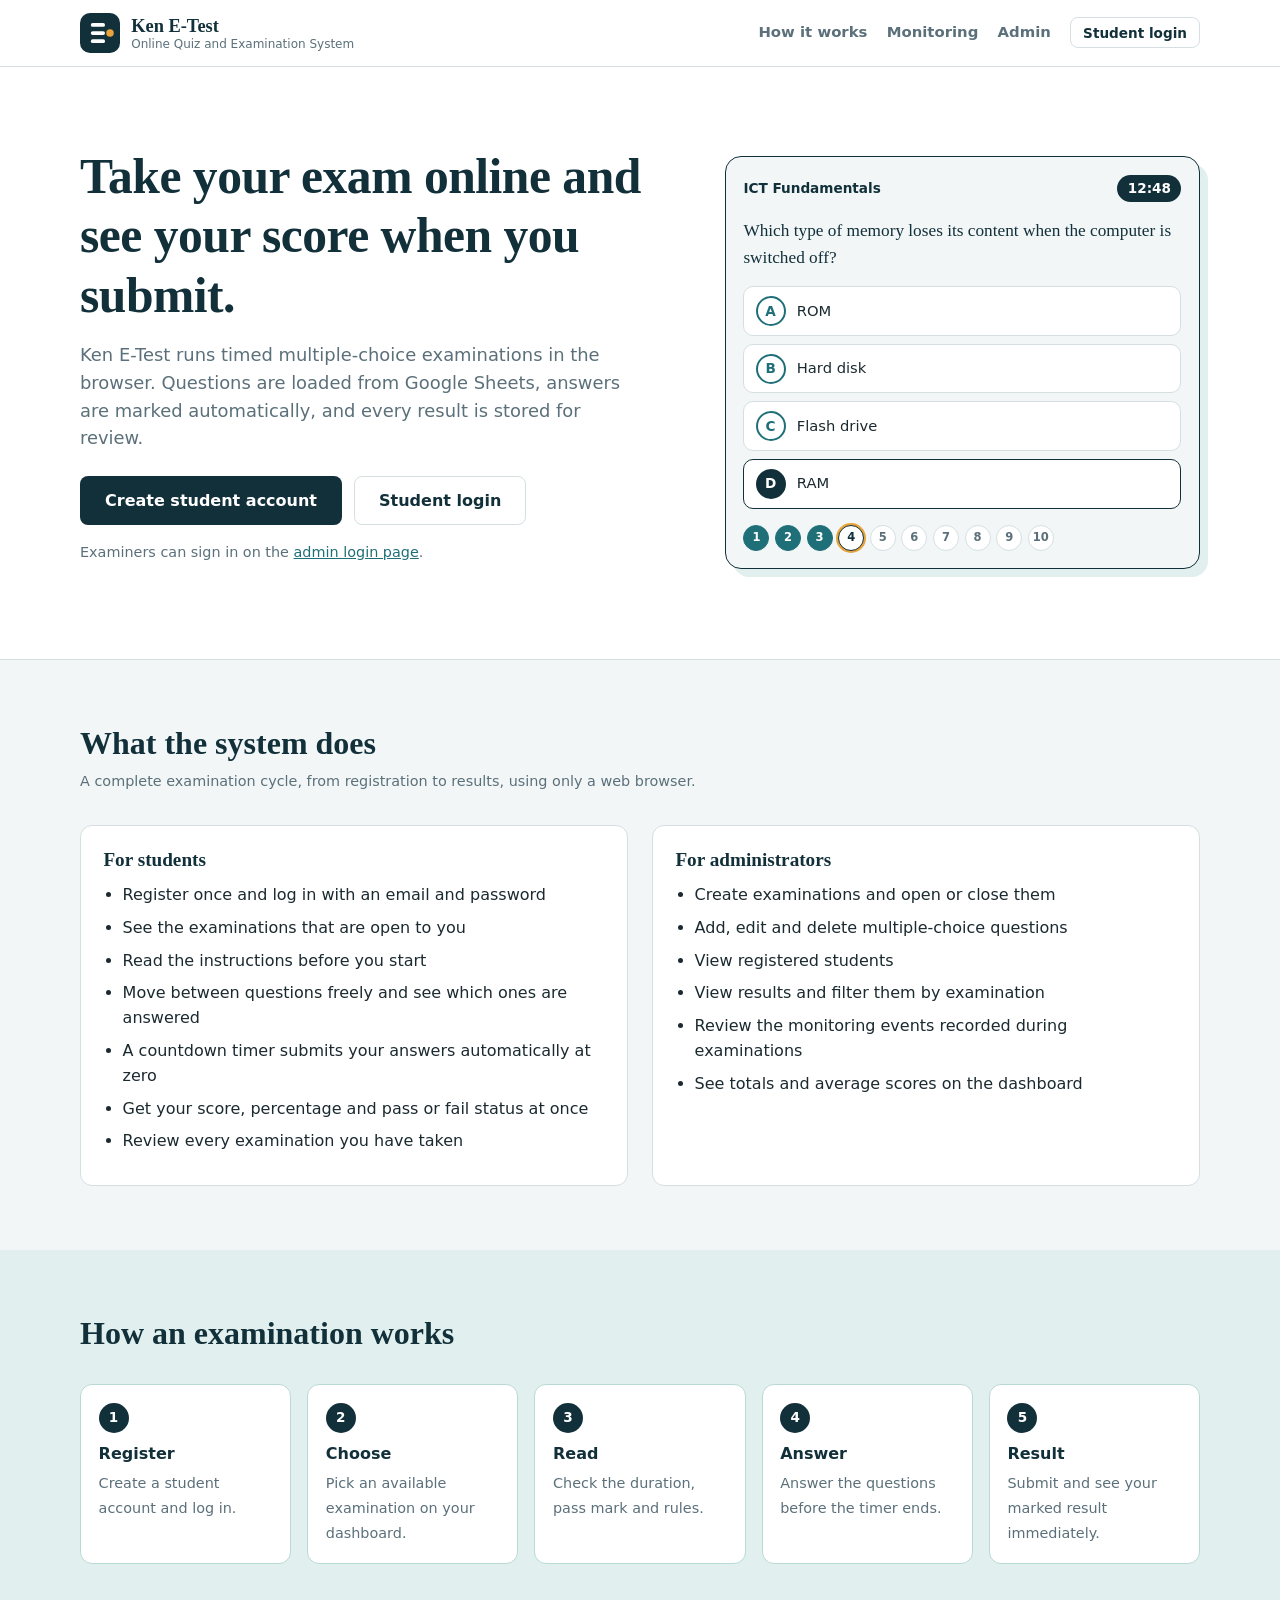
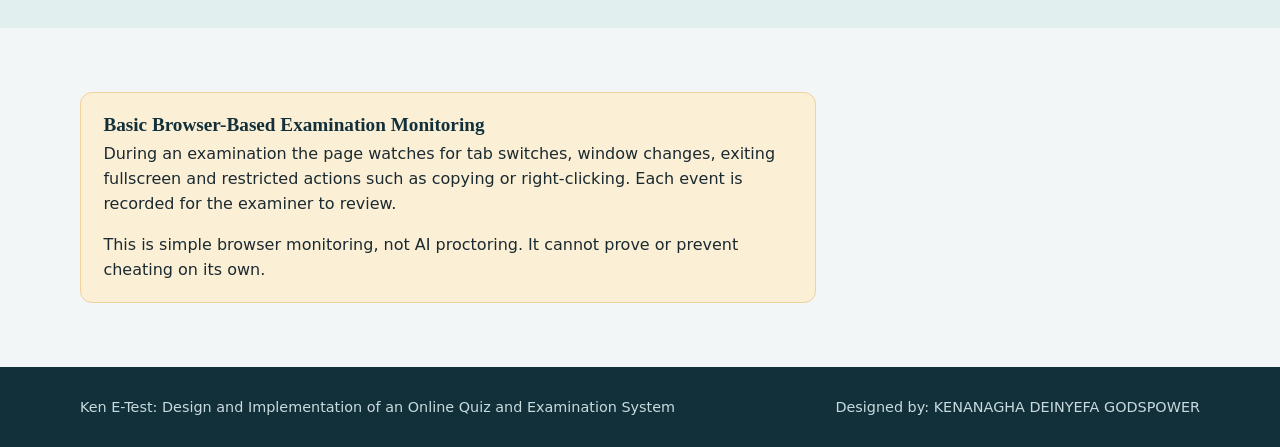
<file: index.html>
<!DOCTYPE html>
<html lang="en">
<head>
  <meta charset="UTF-8">
  <meta name="viewport" content="width=device-width, initial-scale=1">
  <title>Ken E-Test | Online Quiz and Examination System</title>
  <meta name="description" content="Ken E-Test is a web-based online quiz and examination system with automatic marking and basic browser-based monitoring.">
  <link rel="icon" href="assets/images/logo.svg" type="image/svg+xml">
  <link rel="stylesheet" href="css/style.css">
</head>
<body class="landing" data-page="landing">

  <header class="site-header">
    <div class="container site-header-inner">
      <a class="brand" href="index.html">
        <img class="brand-logo" src="assets/images/logo.svg" alt="">
        <span class="brand-text"><strong>Ken E-Test</strong><small>Online Quiz and Examination System</small></span>
      </a>
      <nav class="site-nav" aria-label="Main">
        <a href="#how">How it works</a>
        <a href="#monitoring">Monitoring</a>
        <a href="admin/login.html">Admin</a>
        <a class="btn btn-secondary btn-sm" href="login.html">Student login</a>
      </nav>
    </div>
  </header>

  <main>
    <section class="hero">
      <div class="container hero-grid">
        <div class="hero-copy">
          <h1>Take your exam online and see your score when you submit.</h1>
          <p class="lead">Ken E-Test runs timed multiple-choice examinations in the browser. Questions are loaded from Google Sheets, answers are marked automatically, and every result is stored for review.</p>
          <div class="hero-actions">
            <a class="btn btn-primary btn-lg" href="register.html">Create student account</a>
            <a class="btn btn-secondary btn-lg" href="login.html">Student login</a>
          </div>
          <p class="hero-note">Examiners can sign in on the <a href="admin/login.html">admin login page</a>.</p>
        </div>

        <div class="hero-preview" aria-hidden="true">
          <div class="preview-bar"><span>ICT Fundamentals</span><span class="preview-timer">12:48</span></div>
          <p class="preview-q">Which type of memory loses its content when the computer is switched off?</p>
          <ul class="preview-options">
            <li><span class="bubble">A</span>ROM</li>
            <li><span class="bubble">B</span>Hard disk</li>
            <li><span class="bubble">C</span>Flash drive</li>
            <li class="chosen"><span class="bubble">D</span>RAM</li>
          </ul>
          <div class="preview-nav">
            <span class="done">1</span><span class="done">2</span><span class="done">3</span><span class="now">4</span>
            <span>5</span><span>6</span><span>7</span><span>8</span><span>9</span><span>10</span>
          </div>
        </div>
      </div>
    </section>

    <section class="section" id="features">
      <div class="container">
        <div class="section-head">
          <h2>What the system does</h2>
          <p class="muted">A complete examination cycle, from registration to results, using only a web browser.</p>
        </div>
        <div class="split">
          <div class="card">
            <h3>For students</h3>
            <ul class="feature-list">
              <li>Register once and log in with an email and password</li>
              <li>See the examinations that are open to you</li>
              <li>Read the instructions before you start</li>
              <li>Move between questions freely and see which ones are answered</li>
              <li>A countdown timer submits your answers automatically at zero</li>
              <li>Get your score, percentage and pass or fail status at once</li>
              <li>Review every examination you have taken</li>
            </ul>
          </div>
          <div class="card">
            <h3>For administrators</h3>
            <ul class="feature-list">
              <li>Create examinations and open or close them</li>
              <li>Add, edit and delete multiple-choice questions</li>
              <li>View registered students</li>
              <li>View results and filter them by examination</li>
              <li>Review the monitoring events recorded during examinations</li>
              <li>See totals and average scores on the dashboard</li>
            </ul>
          </div>
        </div>
      </div>
    </section>

    <section class="section section-tint" id="how">
      <div class="container">
        <div class="section-head">
          <h2>How an examination works</h2>
        </div>
        <ol class="steps">
          <li><strong>Register</strong><span>Create a student account and log in.</span></li>
          <li><strong>Choose</strong><span>Pick an available examination on your dashboard.</span></li>
          <li><strong>Read</strong><span>Check the duration, pass mark and rules.</span></li>
          <li><strong>Answer</strong><span>Answer the questions before the timer ends.</span></li>
          <li><strong>Result</strong><span>Submit and see your marked result immediately.</span></li>
        </ol>
      </div>
    </section>

    <section class="section" id="monitoring">
      <div class="container">
        <div class="notice-box">
          <h3>Basic Browser-Based Examination Monitoring</h3>
          <p>During an examination the page watches for tab switches, window changes, exiting fullscreen and restricted actions such as copying or right-clicking. Each event is recorded for the examiner to review.</p>
          <p>This is simple browser monitoring, not AI proctoring. It cannot prove or prevent cheating on its own.</p>
        </div>
      </div>
    </section>
  </main>

  <footer class="site-footer">
    <div class="container footer-inner">
      <span>Ken E-Test: Design and Implementation of an Online Quiz and Examination System</span>
      <span>Designed by: KENANAGHA DEINYEFA GODSPOWER</span>
    </div>
  </footer>

</body>
</html>
</file>
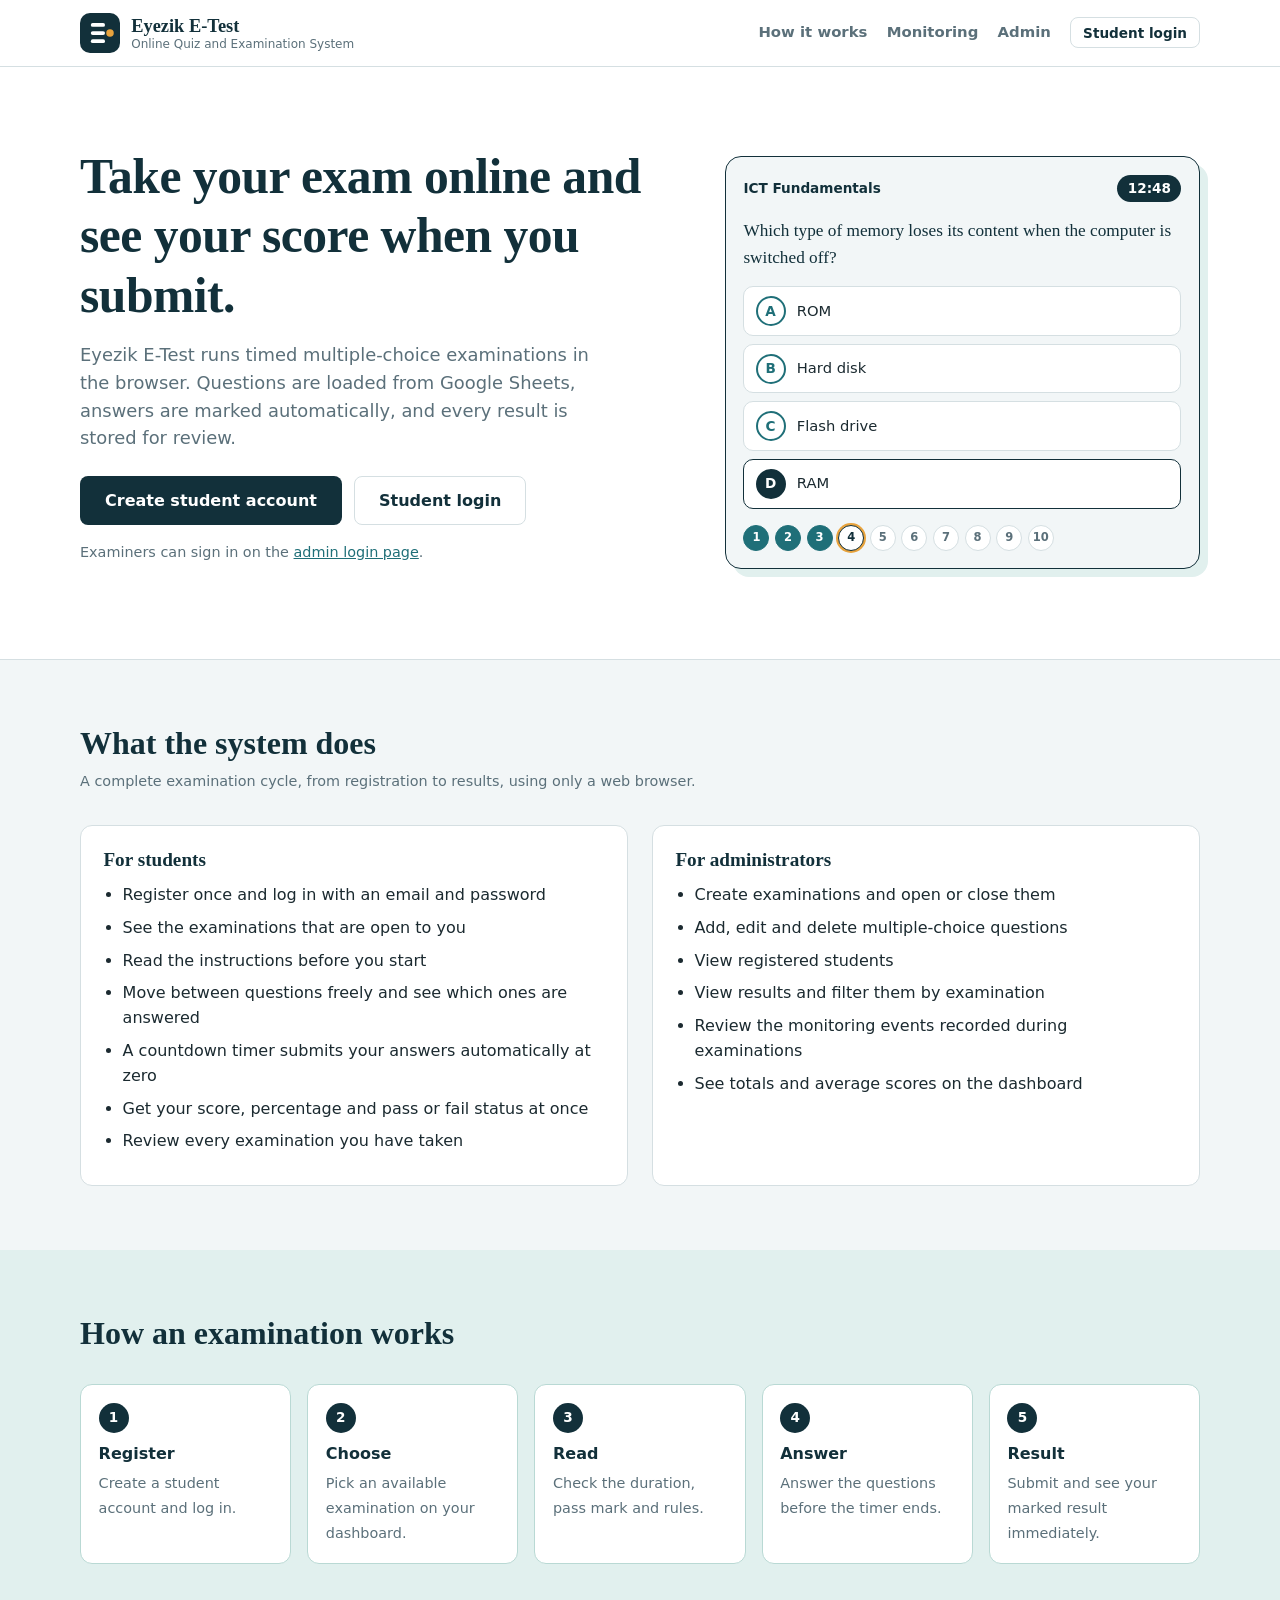
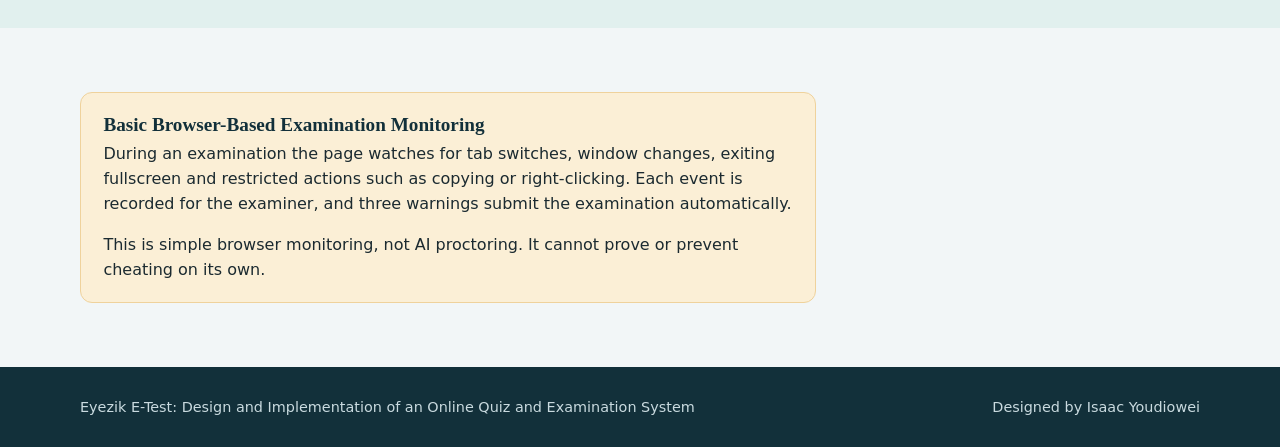
<file: eyezik-e-test/index.html>
<!DOCTYPE html>
<html lang="en">
<head>
  <meta charset="UTF-8">
  <meta name="viewport" content="width=device-width, initial-scale=1">
  <title>Eyezik E-Test | Online Quiz and Examination System</title>
  <meta name="description" content="Eyezik E-Test is a web-based online quiz and examination system with automatic marking and basic browser-based monitoring.">
  <link rel="icon" href="assets/images/logo.svg" type="image/svg+xml">
  <link rel="stylesheet" href="css/style.css">
</head>
<body class="landing" data-page="landing">

  <header class="site-header">
    <div class="container site-header-inner">
      <a class="brand" href="index.html">
        <img class="brand-logo" src="assets/images/logo.svg" alt="">
        <span class="brand-text"><strong>Eyezik E-Test</strong><small>Online Quiz and Examination System</small></span>
      </a>
      <nav class="site-nav" aria-label="Main">
        <a href="#how">How it works</a>
        <a href="#monitoring">Monitoring</a>
        <a href="admin/login.html">Admin</a>
        <a class="btn btn-secondary btn-sm" href="login.html">Student login</a>
      </nav>
    </div>
  </header>

  <main>
    <section class="hero">
      <div class="container hero-grid">
        <div class="hero-copy">
          <h1>Take your exam online and see your score when you submit.</h1>
          <p class="lead">Eyezik E-Test runs timed multiple-choice examinations in the browser. Questions are loaded from Google Sheets, answers are marked automatically, and every result is stored for review.</p>
          <div class="hero-actions">
            <a class="btn btn-primary btn-lg" href="register.html">Create student account</a>
            <a class="btn btn-secondary btn-lg" href="login.html">Student login</a>
          </div>
          <p class="hero-note">Examiners can sign in on the <a href="admin/login.html">admin login page</a>.</p>
        </div>

        <div class="hero-preview" aria-hidden="true">
          <div class="preview-bar"><span>ICT Fundamentals</span><span class="preview-timer">12:48</span></div>
          <p class="preview-q">Which type of memory loses its content when the computer is switched off?</p>
          <ul class="preview-options">
            <li><span class="bubble">A</span>ROM</li>
            <li><span class="bubble">B</span>Hard disk</li>
            <li><span class="bubble">C</span>Flash drive</li>
            <li class="chosen"><span class="bubble">D</span>RAM</li>
          </ul>
          <div class="preview-nav">
            <span class="done">1</span><span class="done">2</span><span class="done">3</span><span class="now">4</span>
            <span>5</span><span>6</span><span>7</span><span>8</span><span>9</span><span>10</span>
          </div>
        </div>
      </div>
    </section>

    <section class="section" id="features">
      <div class="container">
        <div class="section-head">
          <h2>What the system does</h2>
          <p class="muted">A complete examination cycle, from registration to results, using only a web browser.</p>
        </div>
        <div class="split">
          <div class="card">
            <h3>For students</h3>
            <ul class="feature-list">
              <li>Register once and log in with an email and password</li>
              <li>See the examinations that are open to you</li>
              <li>Read the instructions before you start</li>
              <li>Move between questions freely and see which ones are answered</li>
              <li>A countdown timer submits your answers automatically at zero</li>
              <li>Get your score, percentage and pass or fail status at once</li>
              <li>Review every examination you have taken</li>
            </ul>
          </div>
          <div class="card">
            <h3>For administrators</h3>
            <ul class="feature-list">
              <li>Create examinations and open or close them</li>
              <li>Add, edit and delete multiple-choice questions</li>
              <li>View registered students</li>
              <li>View results and filter them by examination</li>
              <li>Review the monitoring events recorded during examinations</li>
              <li>See totals and average scores on the dashboard</li>
            </ul>
          </div>
        </div>
      </div>
    </section>

    <section class="section section-tint" id="how">
      <div class="container">
        <div class="section-head">
          <h2>How an examination works</h2>
        </div>
        <ol class="steps">
          <li><strong>Register</strong><span>Create a student account and log in.</span></li>
          <li><strong>Choose</strong><span>Pick an available examination on your dashboard.</span></li>
          <li><strong>Read</strong><span>Check the duration, pass mark and rules.</span></li>
          <li><strong>Answer</strong><span>Answer the questions before the timer ends.</span></li>
          <li><strong>Result</strong><span>Submit and see your marked result immediately.</span></li>
        </ol>
      </div>
    </section>

    <section class="section" id="monitoring">
      <div class="container">
        <div class="notice-box">
          <h3>Basic Browser-Based Examination Monitoring</h3>
          <p>During an examination the page watches for tab switches, window changes, exiting fullscreen and restricted actions such as copying or right-clicking. Each event is recorded for the examiner, and three warnings submit the examination automatically.</p>
          <p>This is simple browser monitoring, not AI proctoring. It cannot prove or prevent cheating on its own.</p>
        </div>
      </div>
    </section>
  </main>

  <footer class="site-footer">
    <div class="container footer-inner">
      <span>Eyezik E-Test: Design and Implementation of an Online Quiz and Examination System</span>
      <span>Designed by Isaac Youdiowei</span>
    </div>
  </footer>

</body>
</html>
</file>
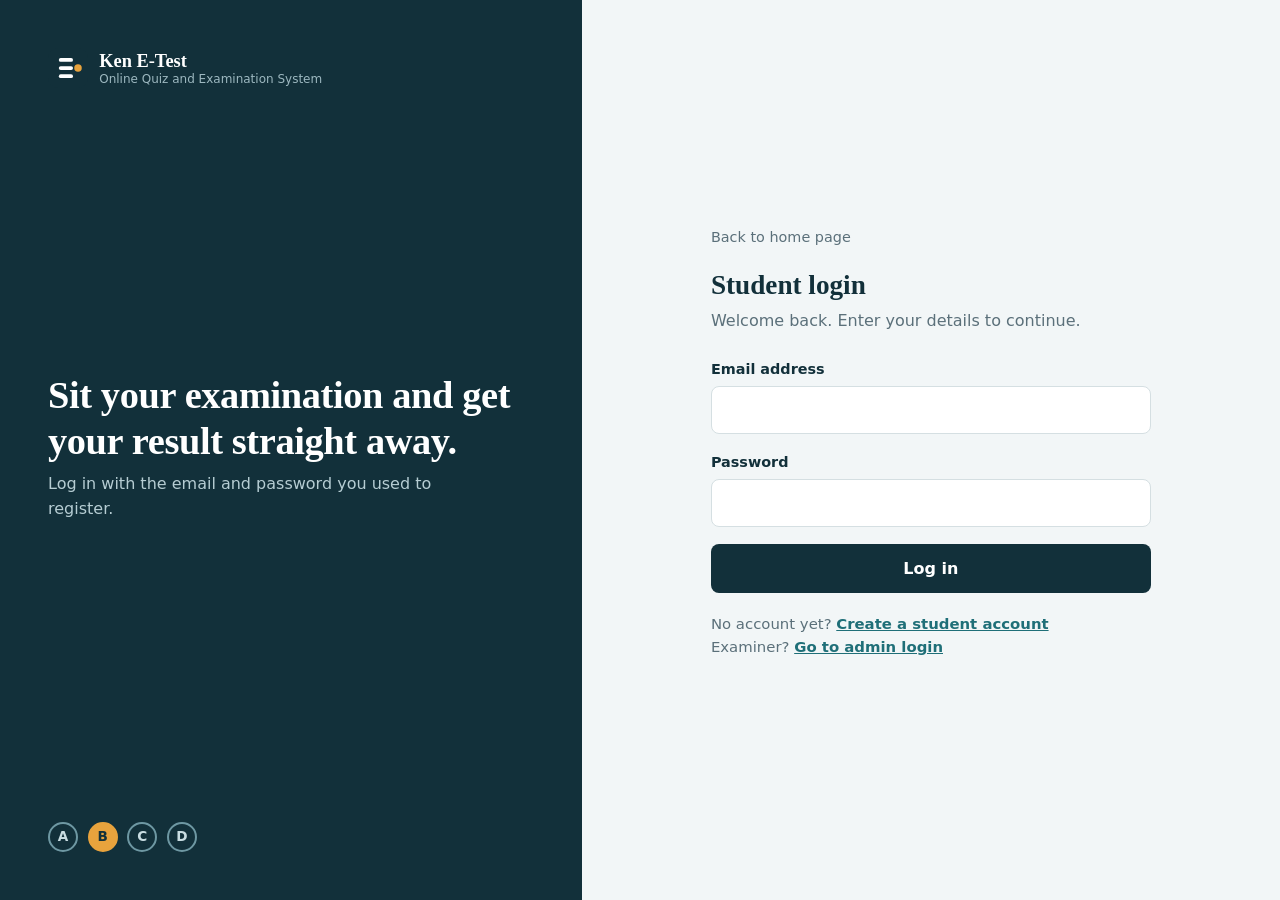
<file: dashboard.html>
<!DOCTYPE html>
<html lang="en">
<head>
  <meta charset="UTF-8">
  <meta name="viewport" content="width=device-width, initial-scale=1">
  <title>Dashboard | Eyezik E-Test</title>
  <link rel="icon" href="assets/images/logo.svg" type="image/svg+xml">
  <link rel="stylesheet" href="css/style.css">
  <link rel="stylesheet" href="css/dashboard.css">
</head>
<body data-page="dashboard">

  <header class="app-header">
    <div class="container app-header-inner">
      <a class="brand" href="dashboard.html">
        <img class="brand-logo" src="assets/images/logo.svg" alt="">
        <span class="brand-text"><strong>Eyezik E-Test</strong><small>Online Quiz and Examination System</small></span>
      </a>
      <nav class="app-nav" aria-label="Main">
        <a href="dashboard.html" class="nav-link active" aria-current="page">Dashboard</a>
        <a href="history.html" class="nav-link">History</a>
      </nav>
      <div class="user-menu">
        <span class="user-name" id="userName"></span>
        <button type="button" class="btn btn-secondary btn-sm" data-logout="student">Log out</button>
      </div>
    </div>
  </header>

  <main class="page container">
    <div class="page-head">
      <div>
        <h1>Welcome, <span id="welcomeName"></span></h1>
        <p id="studentClass"></p>
      </div>
    </div>

    <div id="pageAlert" class="alert" role="alert" hidden></div>

    <div class="stat-grid">
      <div class="stat-card"><div class="stat-value" id="statAvailable">-</div><div class="stat-label">Examinations to take</div></div>
      <div class="stat-card"><div class="stat-value" id="statTaken">-</div><div class="stat-label">Examinations taken</div></div>
      <div class="stat-card"><div class="stat-value" id="statAverage">-</div><div class="stat-label">Average score</div></div>
      <div class="stat-card"><div class="stat-value" id="statPassed">-</div><div class="stat-label">Examinations passed</div></div>
    </div>

    <div class="block-title"><h2>Available examinations</h2></div>
    <div id="examGrid" class="exam-grid">
      <div class="loading-state">Loading examinations...</div>
    </div>

    <div class="block-title"><h2>Recent results</h2><a href="history.html">View full history</a></div>
    <div class="table-wrap">
      <table class="data">
        <thead><tr><th>Examination</th><th>Score</th><th>Percentage</th><th>Status</th><th>Date</th></tr></thead>
        <tbody id="recentResultsBody"><tr><td colspan="5" class="empty-cell">Loading...</td></tr></tbody>
      </table>
    </div>
  </main>

  <script src="js/config.js"></script>
  <script src="js/api.js"></script>
  <script src="js/auth.js"></script>
  <script src="js/dashboard.js"></script>
</body>
</html>
</file>
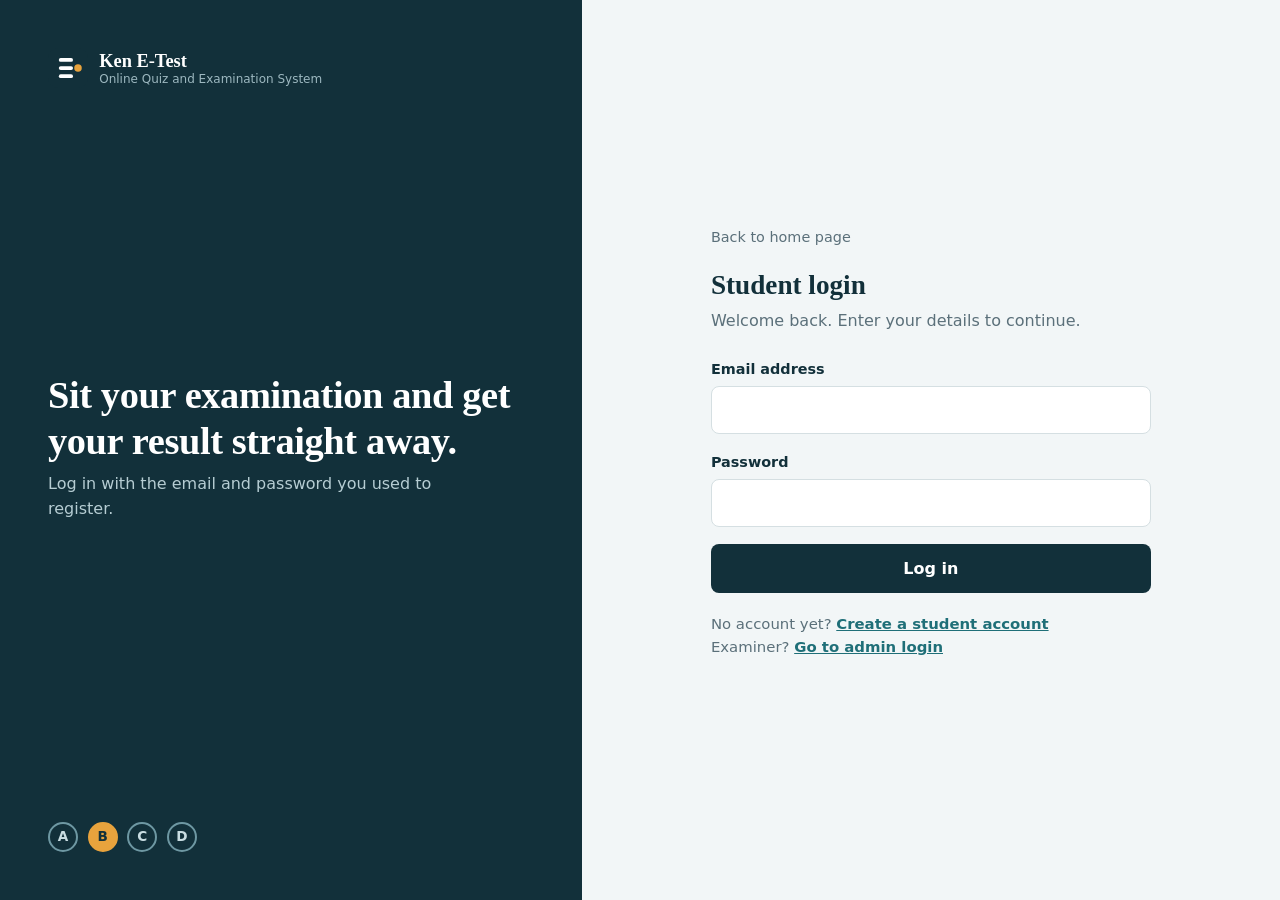
<file: exam.html>
<!DOCTYPE html>
<html lang="en">
<head>
  <meta charset="UTF-8">
  <meta name="viewport" content="width=device-width, initial-scale=1">
  <title>Examination | Eyezik E-Test</title>
  <link rel="icon" href="assets/images/logo.svg" type="image/svg+xml">
  <link rel="stylesheet" href="css/style.css">
  <link rel="stylesheet" href="css/exam.css">
</head>
<body class="exam-body" data-page="exam">

  <header class="exam-bar">
    <div class="container exam-bar-inner">
      <div class="brand">
        <img class="brand-logo" src="assets/images/logo.svg" alt="">
        <span class="brand-text"><strong>Eyezik E-Test</strong><small>Online Quiz and Examination System</small></span>
      </div>
      <div class="exam-meta">
        <h1 id="examTitle">Examination</h1>
        <span>Student: <strong id="studentName"></strong></span>
      </div>
      <div class="exam-status">
        <span class="warning-badge" id="warningBadge">Warnings 0/3</span>
        <div class="timer" id="timer" role="timer" aria-label="Time remaining">
          <span class="timer-label">Time left</span>
          <span id="timerValue">--:--</span>
        </div>
      </div>
      <button type="button" class="btn btn-primary js-submit">Submit Exam</button>
    </div>
  </header>

  <div class="warning-banner" role="alert" id="warningBanner" hidden>
    <div class="container" id="warningText"></div>
  </div>

  <!-- Shown first: the click on the button starts the timer and opens fullscreen -->
  <section class="gate" id="startGate">
    <div class="card gate-card">
      <h1 id="gateTitle">Loading examination...</h1>
      <ul class="gate-info" id="gateInfo"></ul>
      <div id="gateMessage" class="alert" hidden></div>
      <p class="gate-note" id="gateNote"></p>
      <p class="gate-note">This examination uses basic browser-based monitoring. Leaving the examination window, exiting fullscreen mode, or attempting restricted actions may generate a warning and may be recorded.</p>
      <button type="button" id="beginBtn" class="btn btn-primary btn-lg btn-block" disabled>Begin examination</button>
      <a class="btn btn-ghost btn-block" href="dashboard.html" style="margin-top:.5rem">Back to dashboard</a>
    </div>
  </section>

  <main class="container exam-layout" id="examLayout" hidden>
    <section class="card question-panel" aria-live="polite">
      <div class="progress">
        <div class="progress-text"><span id="progressText">0 of 0 answered</span></div>
        <div class="progress-track"><div class="progress-fill" id="progressFill"></div></div>
      </div>

      <div class="question-number" id="questionNumber">Question 1</div>
      <p class="question-text" id="questionText"></p>
      <div class="options" id="optionsList" role="radiogroup" aria-label="Answer options"></div>

      <div class="question-footer">
        <button type="button" class="btn btn-secondary" id="prevBtn">Previous</button>
        <button type="button" class="btn btn-secondary" id="nextBtn">Next</button>
      </div>
    </section>

    <aside class="card nav-panel" aria-label="Question navigation">
      <h2>Questions</h2>
      <div class="nav-grid" id="navGrid"></div>
      <ul class="legend">
        <li><i class="answered"></i>Answered: <strong id="answeredCount">0</strong></li>
        <li><i></i>Not answered: <strong id="unansweredCount">0</strong></li>
        <li><i class="current"></i>Current question</li>
      </ul>
      <button type="button" class="btn btn-primary btn-block js-submit">Submit Exam</button>
    </aside>
  </main>

  <!-- Submit confirmation -->
  <div class="modal-overlay" id="submitModal" hidden>
    <div class="modal modal-small" role="dialog" aria-modal="true" aria-labelledby="submitTitle">
      <h2 id="submitTitle">Submit examination?</h2>
      <p id="modalSummary"></p>
      <div class="modal-actions">
        <button type="button" class="btn btn-secondary" id="cancelSubmitBtn">Keep working</button>
        <button type="button" class="btn btn-primary" id="confirmSubmitBtn">Submit exam</button>
      </div>
    </div>
  </div>

  <!-- Shown when the student leaves fullscreen -->
  <div class="modal-overlay overlay-top" id="fullscreenOverlay" hidden>
    <div class="modal modal-small" role="alertdialog" aria-modal="true" aria-labelledby="fsTitle">
      <h2 id="fsTitle">Return to fullscreen</h2>
      <p id="fsMessage"></p>
      <div class="modal-actions">
        <button type="button" class="btn btn-primary" id="fsReturnBtn">Enter fullscreen</button>
      </div>
    </div>
  </div>

  <!-- Shown while the answers are being sent -->
  <div class="modal-overlay overlay-top" id="submittingOverlay" hidden>
    <div class="modal modal-small" role="alertdialog" aria-modal="true" aria-labelledby="submittingTitle">
      <h2 id="submittingTitle">Submitting examination</h2>
      <p id="submittingText"></p>
      <div id="submitError" class="alert alert-error" hidden></div>
      <div class="modal-actions">
        <button type="button" class="btn btn-secondary" id="backToExamBtn" hidden>Back to examination</button>
        <button type="button" class="btn btn-primary" id="retrySubmitBtn" hidden>Retry submission</button>
      </div>
    </div>
  </div>

  <script src="js/config.js"></script>
  <script src="js/api.js"></script>
  <script src="js/auth.js"></script>
  <script src="js/proctoring.js"></script>
  <script src="js/exam.js"></script>
</body>
</html>
</file>
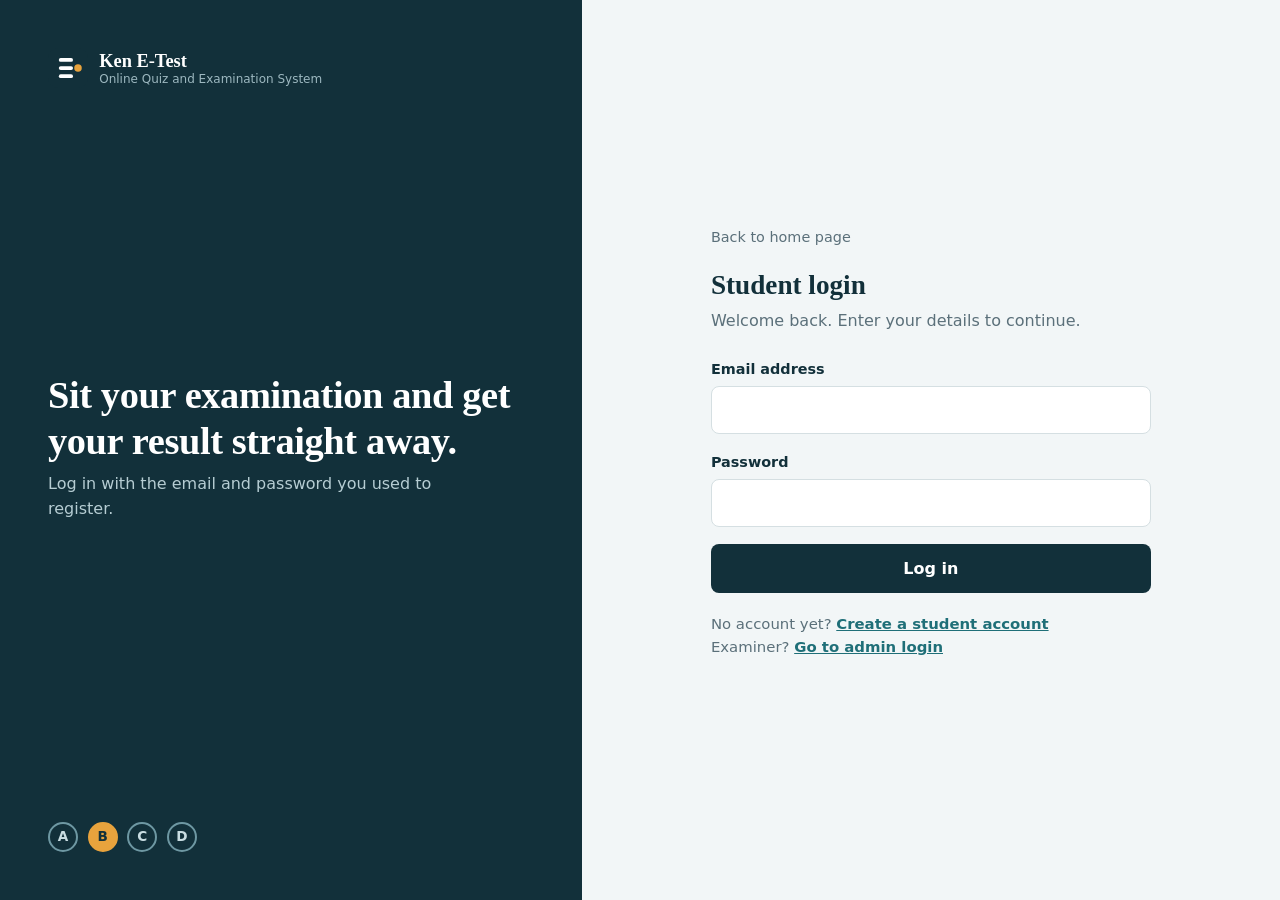
<file: history.html>
<!DOCTYPE html>
<html lang="en">
<head>
  <meta charset="UTF-8">
  <meta name="viewport" content="width=device-width, initial-scale=1">
  <title>Examination History | Eyezik E-Test</title>
  <link rel="icon" href="assets/images/logo.svg" type="image/svg+xml">
  <link rel="stylesheet" href="css/style.css">
  <link rel="stylesheet" href="css/dashboard.css">
</head>
<body data-page="history">

  <header class="app-header">
    <div class="container app-header-inner">
      <a class="brand" href="dashboard.html">
        <img class="brand-logo" src="assets/images/logo.svg" alt="">
        <span class="brand-text"><strong>Eyezik E-Test</strong><small>Online Quiz and Examination System</small></span>
      </a>
      <nav class="app-nav" aria-label="Main">
        <a href="dashboard.html" class="nav-link">Dashboard</a>
        <a href="history.html" class="nav-link active" aria-current="page">History</a>
      </nav>
      <div class="user-menu">
        <span class="user-name" id="userName"></span>
        <button type="button" class="btn btn-secondary btn-sm" data-logout="student">Log out</button>
      </div>
    </div>
  </header>

  <main class="page container">
    <div class="page-head">
      <div>
        <h1>Examination history</h1>
        <p id="historyCount">Loading...</p>
      </div>
    </div>

    <div id="pageAlert" class="alert" role="alert" hidden></div>

    <div class="table-wrap">
      <table class="data">
        <thead>
          <tr><th>Examination</th><th>Score</th><th>Percentage</th><th>Status</th><th>Submitted</th><th>Time spent</th><th></th></tr>
        </thead>
        <tbody id="historyBody"><tr><td colspan="7" class="empty-cell">Loading...</td></tr></tbody>
      </table>
    </div>
  </main>

  <script src="js/config.js"></script>
  <script src="js/api.js"></script>
  <script src="js/auth.js"></script>
  <script src="js/history.js"></script>
</body>
</html>
</file>
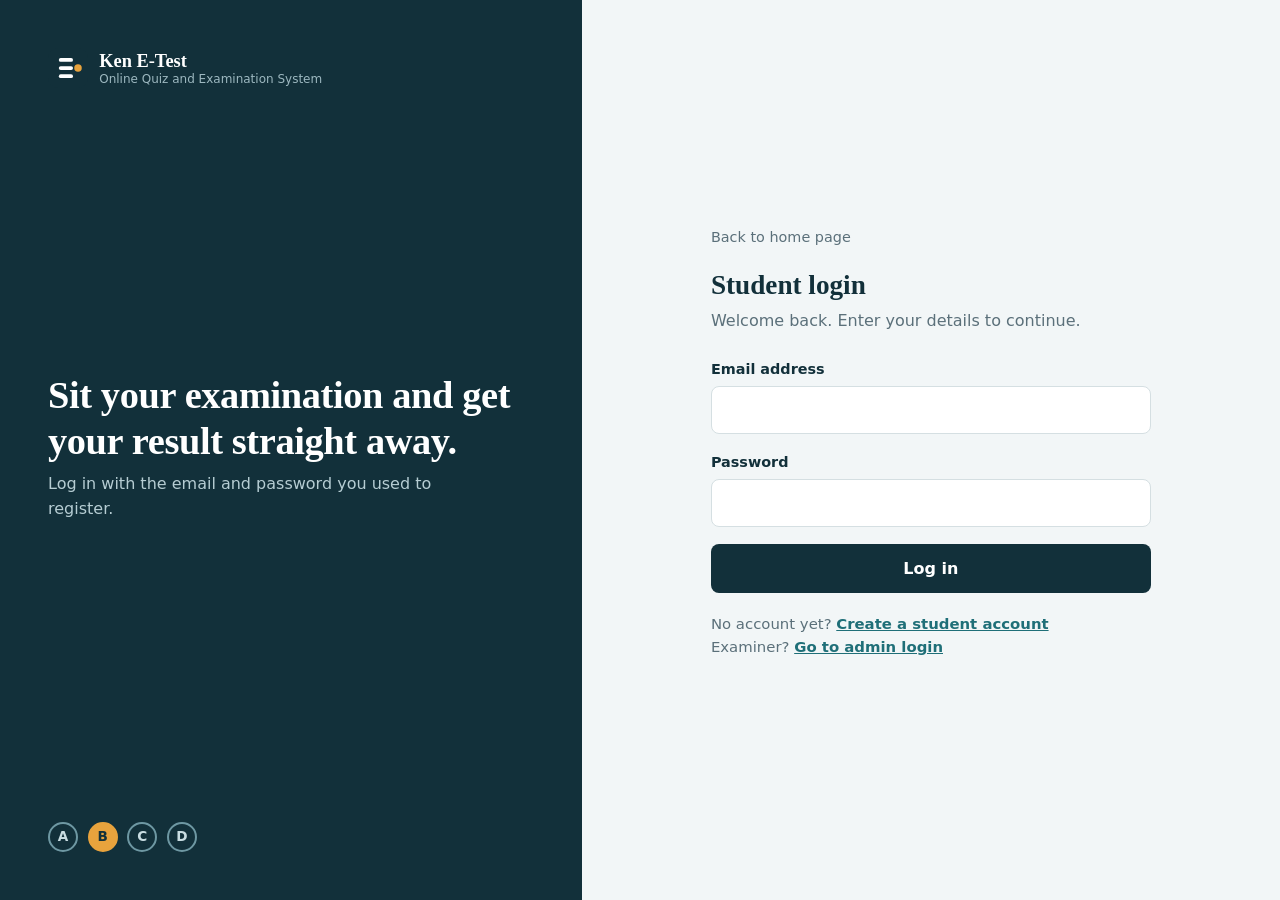
<file: instructions.html>
<!DOCTYPE html>
<html lang="en">
<head>
  <meta charset="UTF-8">
  <meta name="viewport" content="width=device-width, initial-scale=1">
  <title>Examination Instructions | Eyezik E-Test</title>
  <link rel="icon" href="assets/images/logo.svg" type="image/svg+xml">
  <link rel="stylesheet" href="css/style.css">
  <link rel="stylesheet" href="css/dashboard.css">
</head>
<body data-page="instructions">

  <header class="app-header">
    <div class="container app-header-inner">
      <a class="brand" href="dashboard.html">
        <img class="brand-logo" src="assets/images/logo.svg" alt="">
        <span class="brand-text"><strong>Eyezik E-Test</strong><small>Online Quiz and Examination System</small></span>
      </a>
      <nav class="app-nav" aria-label="Main">
        <a href="dashboard.html" class="nav-link">Dashboard</a>
        <a href="history.html" class="nav-link">History</a>
      </nav>
      <div class="user-menu">
        <span class="user-name" id="userName"></span>
        <button type="button" class="btn btn-secondary btn-sm" data-logout="student">Log out</button>
      </div>
    </div>
  </header>

  <main class="page container">
    <div id="pageAlert" class="alert" role="alert" hidden></div>
    <div id="loadingState" class="loading-state">Loading examination...</div>

    <div id="instructionsContent" hidden>
      <div class="page-head">
        <div>
          <h1 id="examTitle"></h1>
          <p id="examSubject"></p>
        </div>
        <a class="btn btn-secondary btn-sm" href="dashboard.html">Back to dashboard</a>
      </div>

      <div class="instruction-layout">
        <div>
          <section class="card">
            <h2>About this examination</h2>
            <p id="examDescription" class="muted"></p>
            <dl class="info-list">
              <div><dt>Questions</dt><dd id="infoQuestions"></dd></div>
              <div><dt>Duration</dt><dd id="infoDuration"></dd></div>
              <div><dt>Total marks</dt><dd id="infoMarks"></dd></div>
              <div><dt>Pass mark</dt><dd id="infoPassMark"></dd></div>
            </dl>
          </section>

          <section class="card" style="margin-top:1.25rem">
            <h2>Rules</h2>
            <ul class="rules">
              <li>Every question has four options. Choose one answer for each question.</li>
              <li>You can move between questions and change your answers until you submit.</li>
              <li>The timer starts when you click <strong>Begin examination</strong> on the next page. It cannot be paused.</li>
              <li>When the time reaches zero, your answers are submitted automatically.</li>
              <li>You can take each examination only once. Your result appears as soon as you submit.</li>
              <li>The examination opens in fullscreen mode. You get at most three warnings, and the third one submits your examination automatically.</li>
              <li>Use a stable Internet connection and do not close or refresh the page during the examination.</li>
            </ul>
          </section>
        </div>

        <aside class="start-panel">
          <div class="notice-box">
            <h3>Basic Browser-Based Examination Monitoring</h3>
            <p>This examination uses basic browser-based monitoring. Leaving the examination window, exiting fullscreen mode, or attempting restricted actions may generate a warning and may be recorded.</p>
          </div>

          <div class="card" id="startPanel">
            <div id="inProgressNote" class="alert alert-info" hidden>You already started this examination. The timer kept running, so you have less time left.</div>
            <label class="check" for="agreeCheck">
              <input type="checkbox" id="agreeCheck">
              <span>I have read the instructions and I understand the monitoring notice.</span>
            </label>
            <button type="button" id="startBtn" class="btn btn-primary btn-lg" disabled style="margin-top:1rem">Proceed to examination</button>
          </div>

          <div class="card" id="alreadyTaken" hidden>
            <h3>You have taken this examination</h3>
            <p class="muted">Each examination can only be taken once.</p>
            <a class="btn btn-primary btn-block" id="viewResultLink" href="history.html">View your result</a>
          </div>
        </aside>
      </div>
    </div>
  </main>

  <script src="js/config.js"></script>
  <script src="js/api.js"></script>
  <script src="js/auth.js"></script>
  <script src="js/instructions.js"></script>
</body>
</html>
</file>
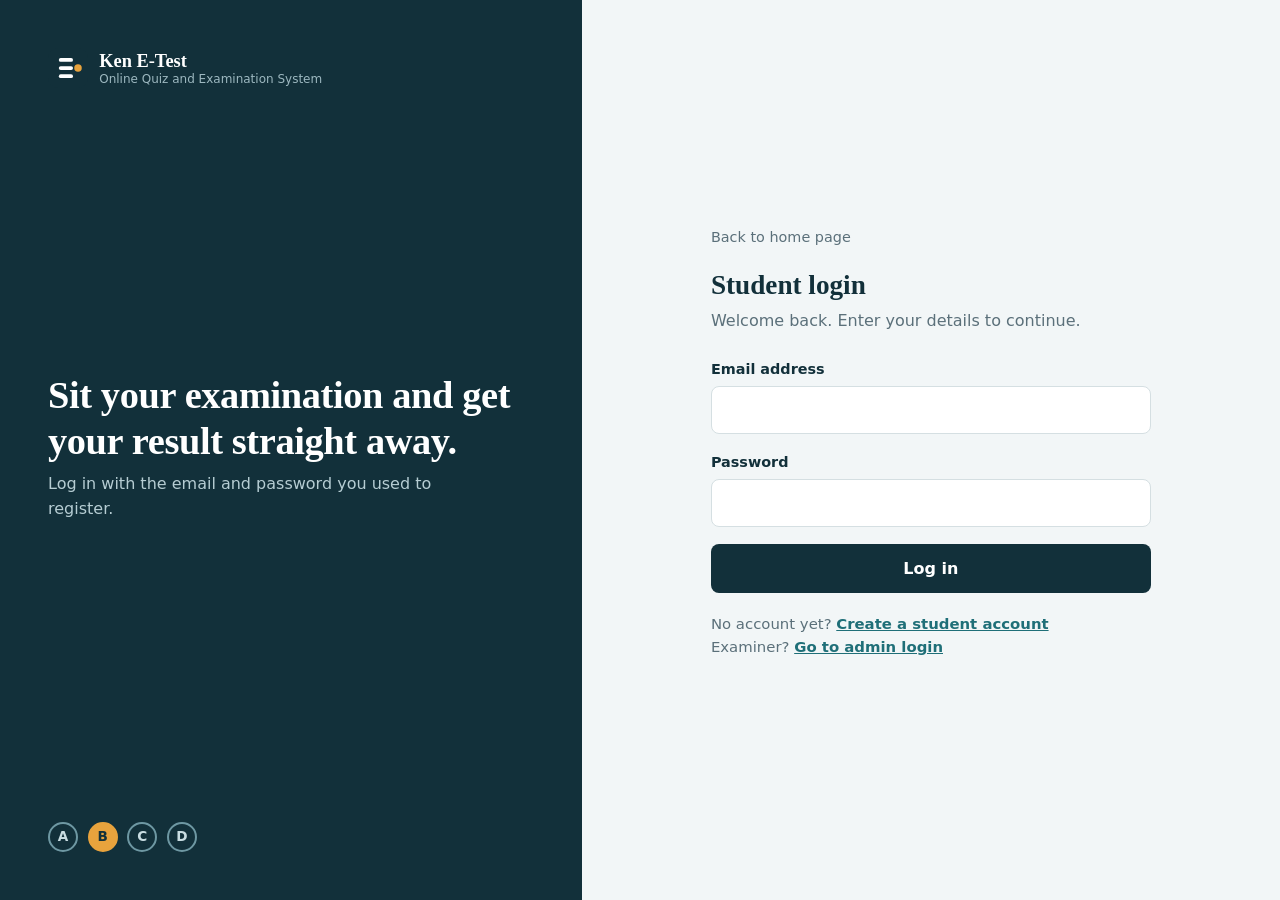
<file: login.html>
<!DOCTYPE html>
<html lang="en">
<head>
  <meta charset="UTF-8">
  <meta name="viewport" content="width=device-width, initial-scale=1">
  <title>Student Login | Eyezik E-Test</title>
  <link rel="icon" href="assets/images/logo.svg" type="image/svg+xml">
  <link rel="stylesheet" href="css/style.css">
  <link rel="stylesheet" href="css/auth.css">
</head>
<body class="auth-page" data-page="login">

  <aside class="auth-aside">
    <a class="brand" href="index.html">
      <img class="brand-logo" src="assets/images/logo.svg" alt="">
      <span class="brand-text"><strong>Eyezik E-Test</strong><small>Online Quiz and Examination System</small></span>
    </a>
    <div>
      <h1>Sit your examination and get your result straight away.</h1>
      <p>Log in with the email and password you used to register.</p>
    </div>
    <div class="aside-bubbles" aria-hidden="true">
      <span class="bubble">A</span><span class="bubble filled">B</span><span class="bubble">C</span><span class="bubble">D</span>
    </div>
  </aside>

  <main class="auth-main">
    <div class="auth-card">
      <a class="back-link" href="index.html">Back to home page</a>
      <h2>Student login</h2>
      <p class="subtitle">Welcome back. Enter your details to continue.</p>

      <div id="formAlert" class="alert" role="alert" hidden></div>

      <form id="loginForm" novalidate>
        <div class="field">
          <label for="email">Email address</label>
          <input type="email" id="email" name="email" autocomplete="email" required>
        </div>
        <div class="field">
          <label for="password">Password</label>
          <input type="password" id="password" name="password" autocomplete="current-password" required>
        </div>
        <button type="submit" id="loginButton" class="btn btn-primary btn-block btn-lg">Log in</button>
      </form>

      <p class="auth-links">No account yet? <a href="register.html">Create a student account</a><br>
        Examiner? <a href="admin/login.html">Go to admin login</a></p>
    </div>
  </main>

  <script src="js/config.js"></script>
  <script src="js/api.js"></script>
  <script src="js/auth.js"></script>
</body>
</html>
</file>
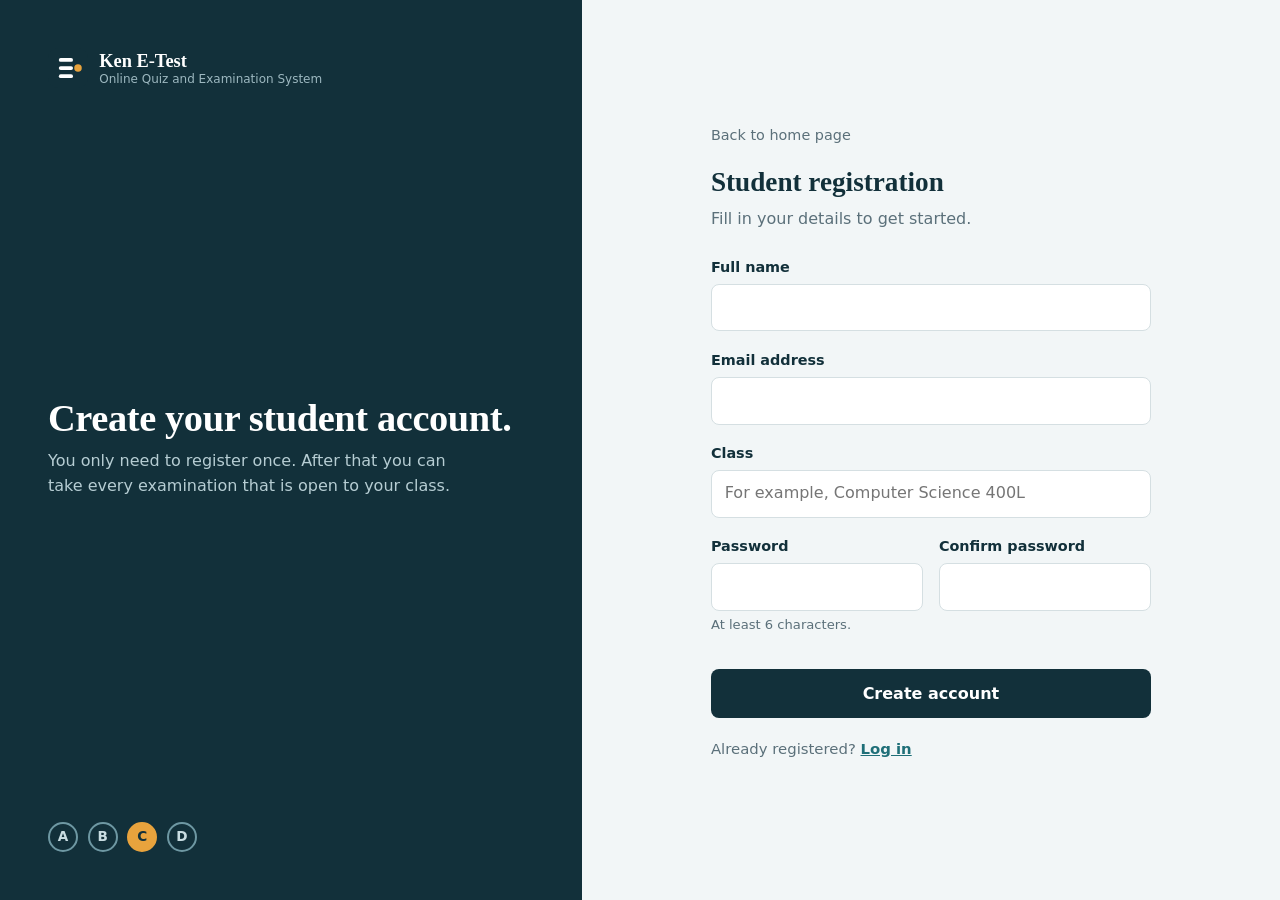
<file: register.html>
<!DOCTYPE html>
<html lang="en">
<head>
  <meta charset="UTF-8">
  <meta name="viewport" content="width=device-width, initial-scale=1">
  <title>Create Account | Eyezik E-Test</title>
  <link rel="icon" href="assets/images/logo.svg" type="image/svg+xml">
  <link rel="stylesheet" href="css/style.css">
  <link rel="stylesheet" href="css/auth.css">
</head>
<body class="auth-page" data-page="register">

  <aside class="auth-aside">
    <a class="brand" href="index.html">
      <img class="brand-logo" src="assets/images/logo.svg" alt="">
      <span class="brand-text"><strong>Eyezik E-Test</strong><small>Online Quiz and Examination System</small></span>
    </a>
    <div>
      <h1>Create your student account.</h1>
      <p>You only need to register once. After that you can take every examination that is open to your class.</p>
    </div>
    <div class="aside-bubbles" aria-hidden="true">
      <span class="bubble">A</span><span class="bubble">B</span><span class="bubble filled">C</span><span class="bubble">D</span>
    </div>
  </aside>

  <main class="auth-main">
    <div class="auth-card">
      <a class="back-link" href="index.html">Back to home page</a>
      <h2>Student registration</h2>
      <p class="subtitle">Fill in your details to get started.</p>

      <div id="formAlert" class="alert" role="alert" hidden></div>

      <form id="registerForm" novalidate>
        <div class="field">
          <label for="full_name">Full name</label>
          <input type="text" id="full_name" name="full_name" autocomplete="name" maxlength="80" required>
        </div>
        <div class="field">
          <label for="email">Email address</label>
          <input type="email" id="email" name="email" autocomplete="email" maxlength="120" required>
        </div>
        <div class="field">
          <label for="class_name">Class</label>
          <input type="text" id="class_name" name="class_name" maxlength="60" placeholder="For example, Computer Science 400L" required>
        </div>
        <div class="field-row">
          <div class="field">
            <label for="password">Password</label>
            <input type="password" id="password" name="password" autocomplete="new-password" minlength="6" required>
            <p class="hint">At least 6 characters.</p>
          </div>
          <div class="field">
            <label for="confirm_password">Confirm password</label>
            <input type="password" id="confirm_password" name="confirm_password" autocomplete="new-password" required>
          </div>
        </div>
        <button type="submit" id="registerButton" class="btn btn-primary btn-block btn-lg">Create account</button>
      </form>

      <p class="auth-links">Already registered? <a href="login.html">Log in</a></p>
    </div>
  </main>

  <script src="js/config.js"></script>
  <script src="js/api.js"></script>
  <script src="js/auth.js"></script>
</body>
</html>
</file>
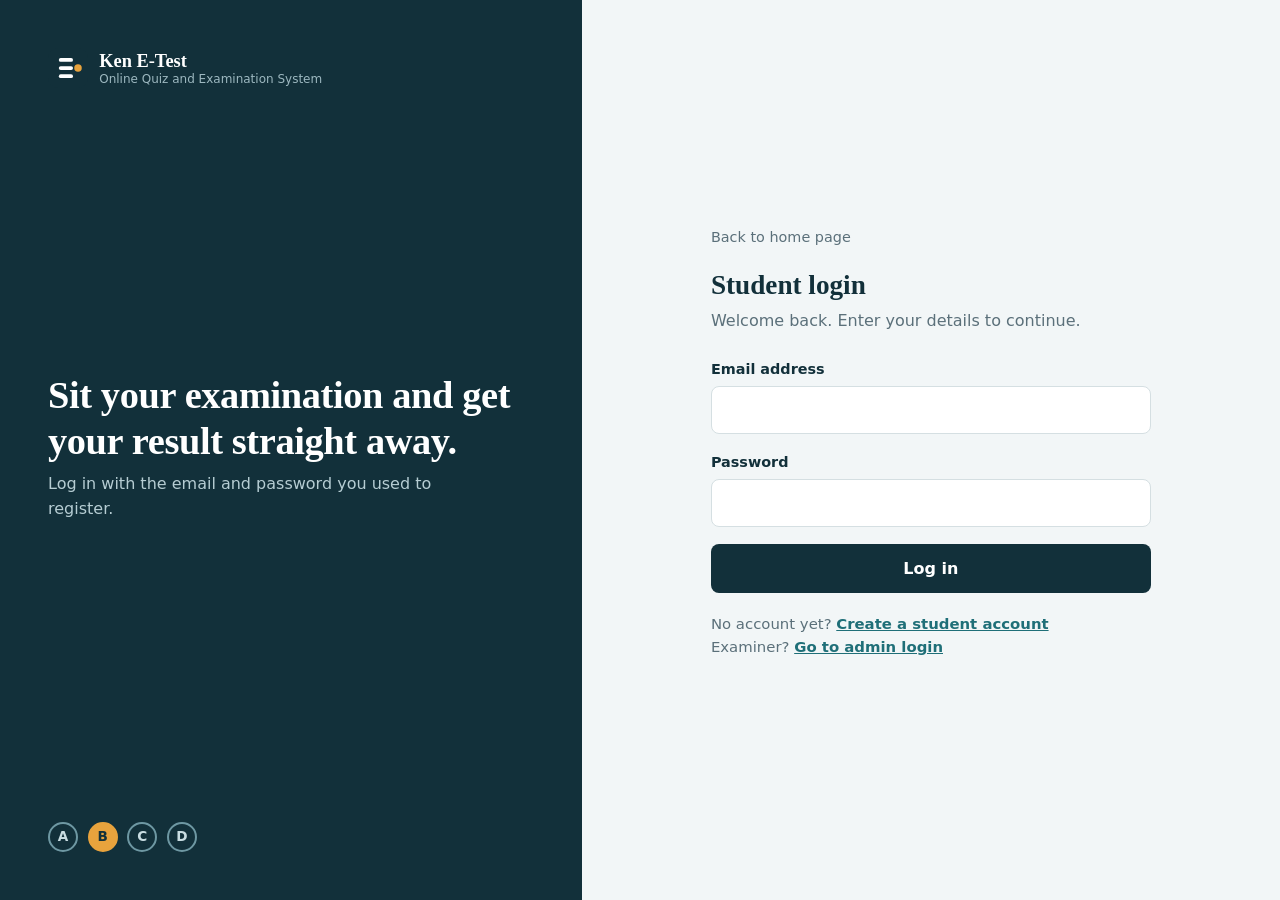
<file: result.html>
<!DOCTYPE html>
<html lang="en">
<head>
  <meta charset="UTF-8">
  <meta name="viewport" content="width=device-width, initial-scale=1">
  <title>Examination Result | Eyezik E-Test</title>
  <link rel="icon" href="assets/images/logo.svg" type="image/svg+xml">
  <link rel="stylesheet" href="css/style.css">
  <link rel="stylesheet" href="css/result.css">
</head>
<body data-page="result">

  <header class="app-header">
    <div class="container app-header-inner">
      <a class="brand" href="dashboard.html">
        <img class="brand-logo" src="assets/images/logo.svg" alt="">
        <span class="brand-text"><strong>Eyezik E-Test</strong><small>Online Quiz and Examination System</small></span>
      </a>
      <nav class="app-nav" aria-label="Main">
        <a href="dashboard.html" class="nav-link">Dashboard</a>
        <a href="history.html" class="nav-link">History</a>
      </nav>
      <div class="user-menu">
        <span class="user-name" id="userName"></span>
        <button type="button" class="btn btn-secondary btn-sm" data-logout="student">Log out</button>
      </div>
    </div>
  </header>

  <main class="page container">
    <div class="result-wrap">
      <div class="page-head">
        <div>
          <h1>Examination result</h1>
          <p>Your marked result has been saved.</p>
        </div>
      </div>

      <div id="pageAlert" class="alert" role="alert" hidden></div>
      <div id="loadingState" class="loading-state">Loading result...</div>

      <div id="resultContent" hidden>
        <section class="result-hero" id="resultHero">
          <div class="ring" aria-hidden="true">
            <svg viewBox="0 0 120 120">
              <circle class="ring-track" cx="60" cy="60" r="54"></circle>
              <circle class="ring-value" id="ringValue" cx="60" cy="60" r="54"></circle>
            </svg>
            <div class="ring-text" id="ringText">0%</div>
          </div>
          <div>
            <div class="result-headline">
              <span class="score" id="resScore"></span>
              <span id="resStatus"></span>
            </div>
            <p class="result-summary" id="resSummary"></p>
          </div>
        </section>

        <dl class="detail-list">
          <div><dt>Examination</dt><dd id="resExamTitle"></dd></div>
          <div><dt>Student</dt><dd id="resStudent"></dd></div>
          <div><dt>Percentage</dt><dd id="resPercentage"></dd></div>
          <div><dt>Pass mark</dt><dd id="resPassMark"></dd></div>
          <div><dt>Submitted</dt><dd id="resDate"></dd></div>
          <div><dt>Time spent</dt><dd id="resTime"></dd></div>
        </dl>

        <div class="result-actions">
          <a class="btn btn-primary" href="dashboard.html">Back to dashboard</a>
          <a class="btn btn-secondary" href="history.html">View examination history</a>
        </div>
      </div>
    </div>
  </main>

  <script src="js/config.js"></script>
  <script src="js/api.js"></script>
  <script src="js/auth.js"></script>
  <script src="js/result.js"></script>
</body>
</html>
</file>
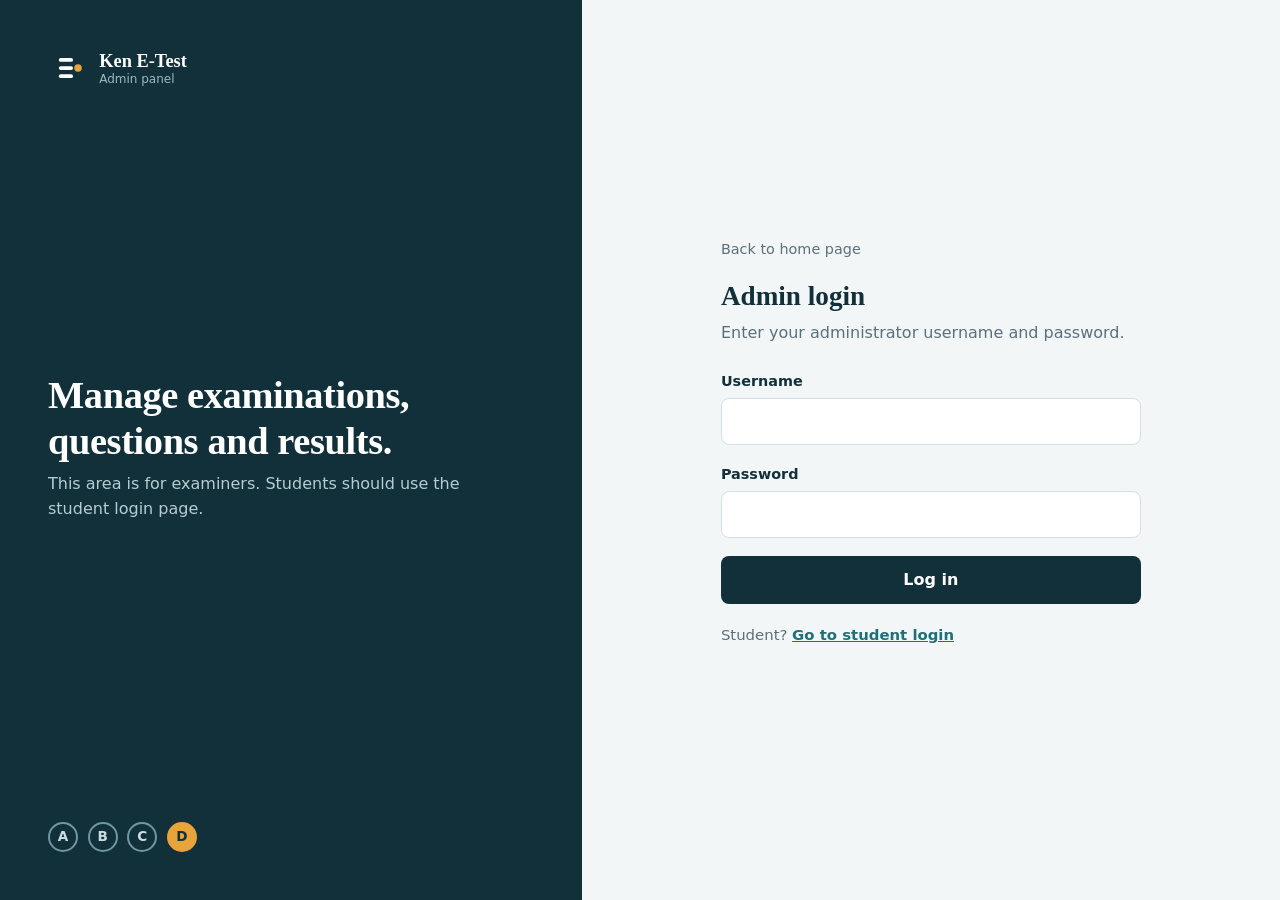
<file: admin/dashboard.html>
<!DOCTYPE html>
<html lang="en">
<head>
  <meta charset="UTF-8">
  <meta name="viewport" content="width=device-width, initial-scale=1">
  <title>Dashboard | Eyezik E-Test Admin</title>
  <link rel="icon" href="../assets/images/logo.svg" type="image/svg+xml">
  <link rel="stylesheet" href="../css/style.css">
  <link rel="stylesheet" href="../css/admin.css">
</head>
<body data-page="admin-dashboard">
<div class="admin-shell">
  <aside class="sidebar">
    <a class="brand" href="dashboard.html">
      <img class="brand-logo" src="../assets/images/logo.svg" alt="">
      <span class="brand-text"><strong>Eyezik E-Test</strong><small>Admin panel</small></span>
    </a>
    <nav class="side-nav" aria-label="Admin">
        <a href="dashboard.html" class="active" aria-current="page">Dashboard</a>
        <a href="exams.html">Examinations</a>
        <a href="questions.html">Questions</a>
        <a href="students.html">Students</a>
        <a href="results.html" data-nav="results">Results</a>
        <a href="results.html?tab=logs" data-nav="logs">Monitoring log</a>
    </nav>
    <div class="side-footer">
      <strong class="js-admin-name"></strong>
      <button type="button" class="btn btn-ghost btn-sm" data-logout="admin">Log out</button>
    </div>
  </aside>

  <main class="admin-main">
    <div class="page-head"><div><h1>Dashboard</h1><p>An overview of examinations and results.</p></div></div>
    <div id="pageAlert" class="alert" role="alert" hidden></div>

    <div class="stat-grid">
      <div class="stat-card"><div class="stat-value" id="statStudents">-</div><div class="stat-label">Registered students</div></div>
      <div class="stat-card"><div class="stat-value" id="statExams">-</div><div class="stat-label">Examinations</div></div>
      <div class="stat-card"><div class="stat-value" id="statSubmissions">-</div><div class="stat-label">Submissions</div></div>
      <div class="stat-card"><div class="stat-value" id="statAverage">-</div><div class="stat-label">Average score</div></div>
      <div class="stat-card"><div class="stat-value" id="statPassRate">-</div><div class="stat-label">Pass rate</div></div>
      <div class="stat-card"><div class="stat-value" id="statEvents">-</div><div class="stat-label"><a href="results.html?tab=logs">Monitoring events</a></div></div>
    </div>

    <section class="card">
      <h2>Average score by examination</h2>
      <div id="examPerformance"><div class="loading-state">Loading...</div></div>
    </section>

    <div class="block-title"><h2>Latest submissions</h2><a href="results.html">View all results</a></div>
    <div class="table-wrap">
      <table class="data">
        <thead><tr><th>Student</th><th>Examination</th><th>Score</th><th>Status</th><th>Date</th></tr></thead>
        <tbody id="recentResultsBody"><tr><td colspan="5" class="empty-cell">Loading...</td></tr></tbody>
      </table>
    </div>
  </main>
</div>

  <script src="../js/config.js"></script>
  <script src="../js/api.js"></script>
  <script src="../js/auth.js"></script>
  <script src="../js/admin.js"></script>
</body>
</html>
</file>
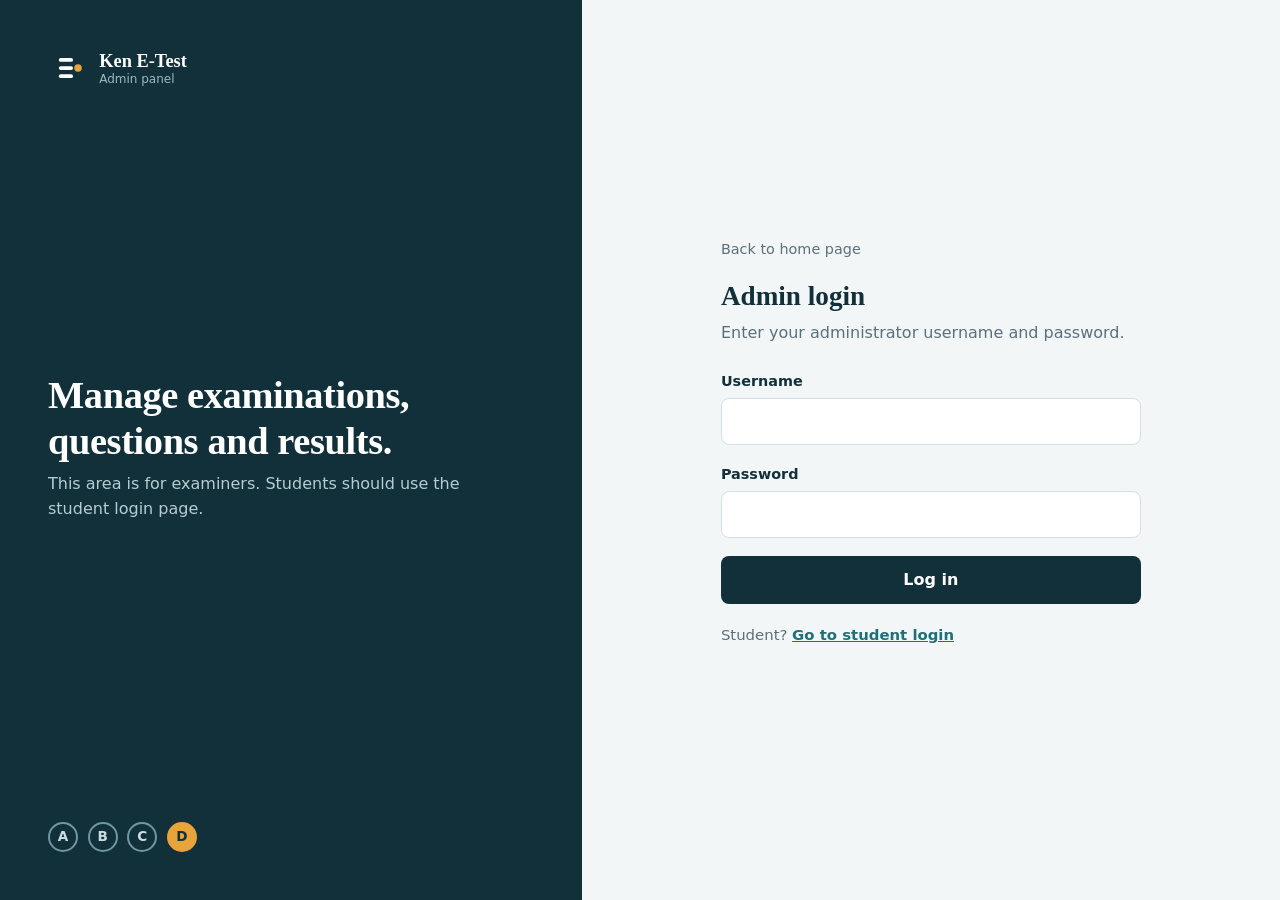
<file: admin/exams.html>
<!DOCTYPE html>
<html lang="en">
<head>
  <meta charset="UTF-8">
  <meta name="viewport" content="width=device-width, initial-scale=1">
  <title>Examinations | Eyezik E-Test Admin</title>
  <link rel="icon" href="../assets/images/logo.svg" type="image/svg+xml">
  <link rel="stylesheet" href="../css/style.css">
  <link rel="stylesheet" href="../css/admin.css">
</head>
<body data-page="admin-exams">
<div class="admin-shell">
  <aside class="sidebar">
    <a class="brand" href="dashboard.html">
      <img class="brand-logo" src="../assets/images/logo.svg" alt="">
      <span class="brand-text"><strong>Eyezik E-Test</strong><small>Admin panel</small></span>
    </a>
    <nav class="side-nav" aria-label="Admin">
        <a href="dashboard.html">Dashboard</a>
        <a href="exams.html" class="active" aria-current="page">Examinations</a>
        <a href="questions.html">Questions</a>
        <a href="students.html">Students</a>
        <a href="results.html" data-nav="results">Results</a>
        <a href="results.html?tab=logs" data-nav="logs">Monitoring log</a>
    </nav>
    <div class="side-footer">
      <strong class="js-admin-name"></strong>
      <button type="button" class="btn btn-ghost btn-sm" data-logout="admin">Log out</button>
    </div>
  </aside>

  <main class="admin-main">
    <div class="page-head">
      <div><h1>Examinations</h1><p>Create examinations and choose which ones students can take.</p></div>
      <button type="button" class="btn btn-primary" id="createExamBtn">Create examination</button>
    </div>
    <div id="pageAlert" class="alert" role="alert" hidden></div>

    <div class="table-wrap">
      <table class="data">
        <thead><tr><th>ID</th><th>Examination</th><th>Duration</th><th>Questions</th><th>Pass mark</th><th>Submissions</th><th>Status</th><th>Actions</th></tr></thead>
        <tbody id="examsTableBody"><tr><td colspan="8" class="empty-cell">Loading...</td></tr></tbody>
      </table>
    </div>
  </main>
</div>

  <div class="modal-overlay" id="examModal" hidden>
    <div class="modal" role="dialog" aria-modal="true" aria-labelledby="examModalTitle">
      <h2 id="examModalTitle">Create examination</h2>
      <div id="examFormAlert" class="alert" role="alert" hidden></div>
      <form id="examForm" novalidate>
        <input type="hidden" id="examIdInput">
        <div class="field"><label for="examTitleInput">Title</label><input type="text" id="examTitleInput" maxlength="120" required></div>
        <div class="field"><label for="examSubjectInput">Subject</label><input type="text" id="examSubjectInput" maxlength="80" required></div>
        <div class="field"><label for="examDescriptionInput">Description</label><textarea id="examDescriptionInput" maxlength="300"></textarea></div>
        <div class="field-row">
          <div class="field"><label for="examDurationInput">Duration (minutes)</label><input type="number" id="examDurationInput" min="1" max="300" step="1" required></div>
          <div class="field"><label for="examPassMarkInput">Pass mark (%)</label><input type="number" id="examPassMarkInput" min="0" max="100" step="1" required></div>
        </div>
        <div class="field">
          <label for="examStatusInput">Status</label>
          <select id="examStatusInput"><option value="Inactive">Inactive (hidden from students)</option><option value="Active">Active (open to students)</option></select>
          <p class="hint">An examination needs at least one question before it can be active.</p>
        </div>
        <div class="modal-actions">
          <button type="button" class="btn btn-secondary" id="cancelExamBtn">Cancel</button>
          <button type="submit" class="btn btn-primary" id="saveExamBtn">Save examination</button>
        </div>
      </form>
    </div>
  </div>

  <script src="../js/config.js"></script>
  <script src="../js/api.js"></script>
  <script src="../js/auth.js"></script>
  <script src="../js/admin.js"></script>
</body>
</html>
</file>
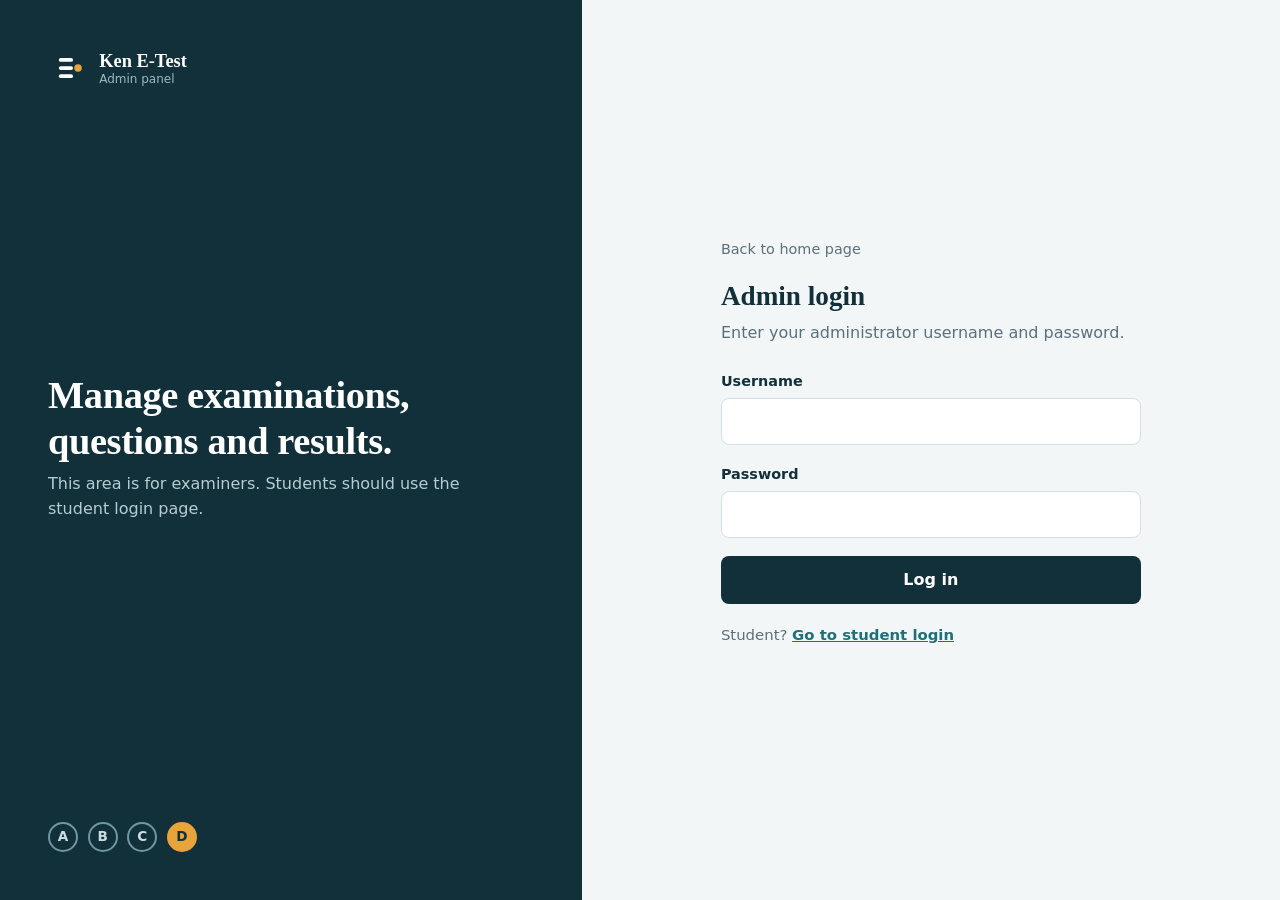
<file: admin/login.html>
<!DOCTYPE html>
<html lang="en">
<head>
  <meta charset="UTF-8">
  <meta name="viewport" content="width=device-width, initial-scale=1">
  <title>Admin Login | Eyezik E-Test</title>
  <link rel="icon" href="../assets/images/logo.svg" type="image/svg+xml">
  <link rel="stylesheet" href="../css/style.css">
  <link rel="stylesheet" href="../css/auth.css">
  <link rel="stylesheet" href="../css/admin.css">
</head>
<body class="auth-page" data-page="admin-login">

  <aside class="auth-aside">
    <a class="brand" href="../index.html">
      <img class="brand-logo" src="../assets/images/logo.svg" alt="">
      <span class="brand-text"><strong>Eyezik E-Test</strong><small>Admin panel</small></span>
    </a>
    <div>
      <h1>Manage examinations, questions and results.</h1>
      <p>This area is for examiners. Students should use the student login page.</p>
    </div>
    <div class="aside-bubbles" aria-hidden="true">
      <span class="bubble">A</span><span class="bubble">B</span><span class="bubble">C</span><span class="bubble filled">D</span>
    </div>
  </aside>

  <main class="auth-main">
    <div class="auth-card admin-login-card">
      <a class="back-link" href="../index.html">Back to home page</a>
      <h2>Admin login</h2>
      <p class="subtitle">Enter your administrator username and password.</p>

      <div id="formAlert" class="alert" role="alert" hidden></div>

      <form id="adminLoginForm" novalidate>
        <div class="field">
          <label for="username">Username</label>
          <input type="text" id="username" name="username" autocomplete="username" required>
        </div>
        <div class="field">
          <label for="password">Password</label>
          <input type="password" id="password" name="password" autocomplete="current-password" required>
        </div>
        <button type="submit" id="loginButton" class="btn btn-primary btn-block btn-lg">Log in</button>
      </form>

      <p class="auth-links">Student? <a href="../login.html">Go to student login</a></p>
    </div>
  </main>

  <script src="../js/config.js"></script>
  <script src="../js/api.js"></script>
  <script src="../js/auth.js"></script>
</body>
</html>
</file>
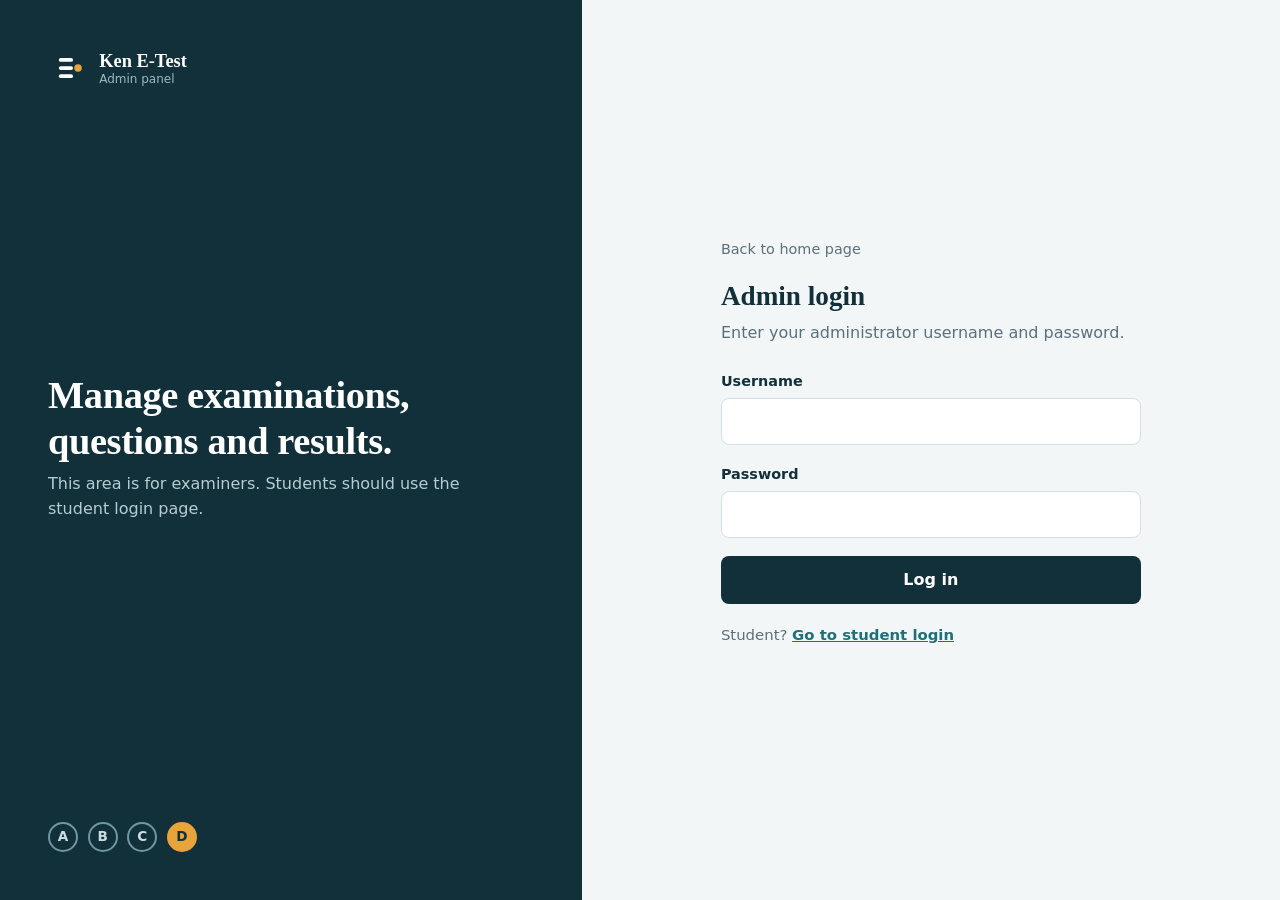
<file: admin/questions.html>
<!DOCTYPE html>
<html lang="en">
<head>
  <meta charset="UTF-8">
  <meta name="viewport" content="width=device-width, initial-scale=1">
  <title>Questions | Eyezik E-Test Admin</title>
  <link rel="icon" href="../assets/images/logo.svg" type="image/svg+xml">
  <link rel="stylesheet" href="../css/style.css">
  <link rel="stylesheet" href="../css/admin.css">
</head>
<body data-page="admin-questions">
<div class="admin-shell">
  <aside class="sidebar">
    <a class="brand" href="dashboard.html">
      <img class="brand-logo" src="../assets/images/logo.svg" alt="">
      <span class="brand-text"><strong>Eyezik E-Test</strong><small>Admin panel</small></span>
    </a>
    <nav class="side-nav" aria-label="Admin">
        <a href="dashboard.html">Dashboard</a>
        <a href="exams.html">Examinations</a>
        <a href="questions.html" class="active" aria-current="page">Questions</a>
        <a href="students.html">Students</a>
        <a href="results.html" data-nav="results">Results</a>
        <a href="results.html?tab=logs" data-nav="logs">Monitoring log</a>
    </nav>
    <div class="side-footer">
      <strong class="js-admin-name"></strong>
      <button type="button" class="btn btn-ghost btn-sm" data-logout="admin">Log out</button>
    </div>
  </aside>

  <main class="admin-main">
    <div class="page-head">
      <div><h1>Questions</h1><p>Add, edit and delete the multiple-choice questions of each examination.</p></div>
      <button type="button" class="btn btn-primary" id="addQuestionBtn">Add question</button>
    </div>
    <div id="pageAlert" class="alert" role="alert" hidden></div>

    <div class="toolbar">
      <div class="filters">
        <label for="examFilter" class="visually-hidden">Examination</label>
        <select id="examFilter"></select>
      </div>
      <span class="summary-text" id="questionsSummary"></span>
    </div>
    <div id="questionsList"><div class="loading-state">Loading questions...</div></div>
  </main>
</div>

  <div class="modal-overlay" id="questionModal" hidden>
    <div class="modal" role="dialog" aria-modal="true" aria-labelledby="questionModalTitle">
      <h2 id="questionModalTitle">Add question</h2>
      <div id="questionFormAlert" class="alert" role="alert" hidden></div>
      <form id="questionForm" novalidate>
        <input type="hidden" id="questionIdInput">
        <div class="field"><label for="questionExamInput">Examination</label><select id="questionExamInput"></select></div>
        <div class="field"><label for="questionTextInput">Question</label><textarea id="questionTextInput" maxlength="500" required></textarea></div>
        <div class="field-row">
          <div class="field"><label for="optionAInput">Option A</label><input type="text" id="optionAInput" maxlength="200" required></div>
          <div class="field"><label for="optionBInput">Option B</label><input type="text" id="optionBInput" maxlength="200" required></div>
        </div>
        <div class="field-row">
          <div class="field"><label for="optionCInput">Option C</label><input type="text" id="optionCInput" maxlength="200" required></div>
          <div class="field"><label for="optionDInput">Option D</label><input type="text" id="optionDInput" maxlength="200" required></div>
        </div>
        <div class="field-row">
          <div class="field">
            <label for="correctAnswerInput">Correct answer</label>
            <select id="correctAnswerInput"><option value="">Choose...</option><option value="A">A</option><option value="B">B</option><option value="C">C</option><option value="D">D</option></select>
          </div>
          <div class="field"><label for="marksInput">Marks</label><input type="number" id="marksInput" min="1" max="100" step="1" required></div>
        </div>
        <div class="modal-actions">
          <button type="button" class="btn btn-secondary" id="cancelQuestionBtn">Cancel</button>
          <button type="submit" class="btn btn-primary" id="saveQuestionBtn">Save question</button>
        </div>
      </form>
    </div>
  </div>

  <script src="../js/config.js"></script>
  <script src="../js/api.js"></script>
  <script src="../js/auth.js"></script>
  <script src="../js/admin.js"></script>
</body>
</html>
</file>
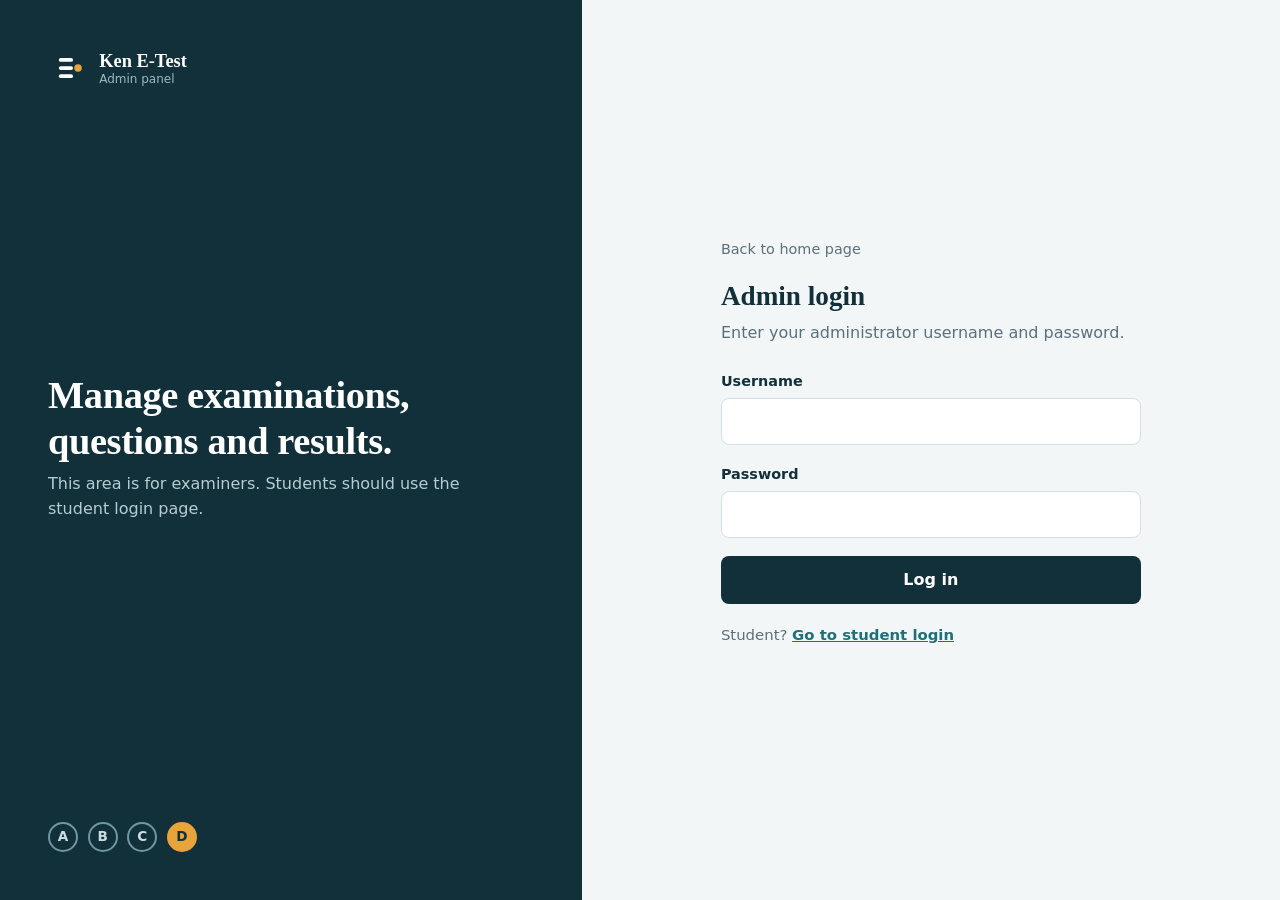
<file: admin/results.html>
<!DOCTYPE html>
<html lang="en">
<head>
  <meta charset="UTF-8">
  <meta name="viewport" content="width=device-width, initial-scale=1">
  <title>Results | Eyezik E-Test Admin</title>
  <link rel="icon" href="../assets/images/logo.svg" type="image/svg+xml">
  <link rel="stylesheet" href="../css/style.css">
  <link rel="stylesheet" href="../css/admin.css">
</head>
<body data-page="admin-results">
<div class="admin-shell">
  <aside class="sidebar">
    <a class="brand" href="dashboard.html">
      <img class="brand-logo" src="../assets/images/logo.svg" alt="">
      <span class="brand-text"><strong>Eyezik E-Test</strong><small>Admin panel</small></span>
    </a>
    <nav class="side-nav" aria-label="Admin">
        <a href="dashboard.html">Dashboard</a>
        <a href="exams.html">Examinations</a>
        <a href="questions.html">Questions</a>
        <a href="students.html">Students</a>
        <a href="results.html" data-nav="results">Results</a>
        <a href="results.html?tab=logs" data-nav="logs">Monitoring log</a>
    </nav>
    <div class="side-footer">
      <strong class="js-admin-name"></strong>
      <button type="button" class="btn btn-ghost btn-sm" data-logout="admin">Log out</button>
    </div>
  </aside>

  <main class="admin-main">
    <div class="page-head"><div><h1>Results and monitoring</h1><p>Examination scores and the events recorded during examinations.</p></div></div>
    <div id="pageAlert" class="alert" role="alert" hidden></div>

    <div class="tabs" role="tablist">
      <button type="button" class="tab active" id="tabResultsBtn" role="tab" aria-selected="true">Results</button>
      <button type="button" class="tab" id="tabLogsBtn" role="tab" aria-selected="false">Monitoring log</button>
    </div>

    <section id="resultsPanel">
      <div class="toolbar">
        <div class="filters">
          <label for="resultsExamFilter" class="visually-hidden">Filter by examination</label>
          <select id="resultsExamFilter"></select>
        </div>
        <span class="summary-text" id="resultsSummary"></span>
      </div>
      <div class="table-wrap">
        <table class="data">
          <thead><tr><th>Result</th><th>Student</th><th>Examination</th><th>Score</th><th>Percentage</th><th>Status</th><th>Submitted</th><th>Time spent</th></tr></thead>
          <tbody id="resultsTableBody"><tr><td colspan="8" class="empty-cell">Loading...</td></tr></tbody>
        </table>
      </div>
    </section>

    <section id="logsPanel" hidden>
      <p class="muted">Basic browser-based monitoring records events such as tab switches and restricted actions. An event is a sign to review, not proof of cheating.</p>
      <div class="toolbar">
        <div class="filters">
          <label for="logsExamFilter" class="visually-hidden">Filter by examination</label>
          <select id="logsExamFilter"></select>
          <label for="logsTypeFilter" class="visually-hidden">Filter by event type</label>
          <select id="logsTypeFilter">
            <option value="">All event types</option>
            <option value="TAB_SWITCH">TAB_SWITCH</option>
            <option value="FULLSCREEN_EXIT">FULLSCREEN_EXIT</option>
            <option value="WINDOW_BLUR">WINDOW_BLUR</option>
            <option value="COPY_ATTEMPT">COPY_ATTEMPT</option>
            <option value="CUT_ATTEMPT">CUT_ATTEMPT</option>
            <option value="PASTE_ATTEMPT">PASTE_ATTEMPT</option>
            <option value="RIGHT_CLICK">RIGHT_CLICK</option>
            <option value="KEYBOARD_RESTRICTION">KEYBOARD_RESTRICTION</option>
            <option value="MAX_WARNINGS_REACHED">MAX_WARNINGS_REACHED</option>
          </select>
        </div>
        <span class="summary-text" id="logsSummary"></span>
      </div>
      <div class="table-wrap">
        <table class="data">
          <thead><tr><th>Log</th><th>Student</th><th>Examination</th><th>Event</th><th>Description</th><th>Timestamp</th><th>Severity</th></tr></thead>
          <tbody id="logsTableBody"><tr><td colspan="7" class="empty-cell">Loading...</td></tr></tbody>
        </table>
      </div>
    </section>
  </main>
</div>

  <script src="../js/config.js"></script>
  <script src="../js/api.js"></script>
  <script src="../js/auth.js"></script>
  <script src="../js/admin.js"></script>
</body>
</html>
</file>
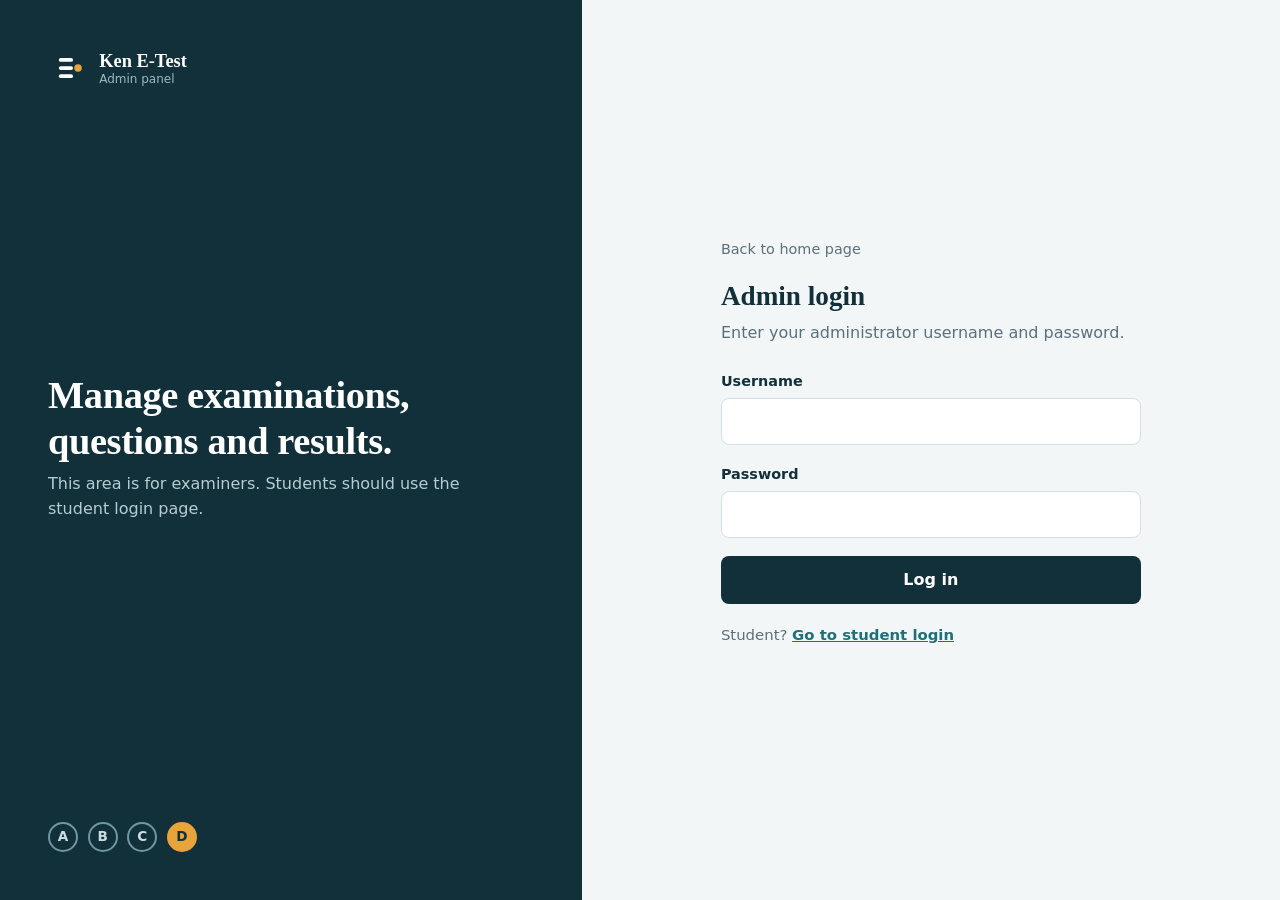
<file: admin/students.html>
<!DOCTYPE html>
<html lang="en">
<head>
  <meta charset="UTF-8">
  <meta name="viewport" content="width=device-width, initial-scale=1">
  <title>Students | Eyezik E-Test Admin</title>
  <link rel="icon" href="../assets/images/logo.svg" type="image/svg+xml">
  <link rel="stylesheet" href="../css/style.css">
  <link rel="stylesheet" href="../css/admin.css">
</head>
<body data-page="admin-students">
<div class="admin-shell">
  <aside class="sidebar">
    <a class="brand" href="dashboard.html">
      <img class="brand-logo" src="../assets/images/logo.svg" alt="">
      <span class="brand-text"><strong>Eyezik E-Test</strong><small>Admin panel</small></span>
    </a>
    <nav class="side-nav" aria-label="Admin">
        <a href="dashboard.html">Dashboard</a>
        <a href="exams.html">Examinations</a>
        <a href="questions.html">Questions</a>
        <a href="students.html" class="active" aria-current="page">Students</a>
        <a href="results.html" data-nav="results">Results</a>
        <a href="results.html?tab=logs" data-nav="logs">Monitoring log</a>
    </nav>
    <div class="side-footer">
      <strong class="js-admin-name"></strong>
      <button type="button" class="btn btn-ghost btn-sm" data-logout="admin">Log out</button>
    </div>
  </aside>

  <main class="admin-main">
    <div class="page-head"><div><h1>Students</h1><p>Everyone who has registered on the system.</p></div></div>
    <div id="pageAlert" class="alert" role="alert" hidden></div>

    <div class="toolbar">
      <div class="filters">
        <label for="studentSearch" class="visually-hidden">Search students</label>
        <input type="text" id="studentSearch" placeholder="Search by name, email, ID or class">
      </div>
      <span class="summary-text" id="studentsCount"></span>
    </div>
    <div class="table-wrap">
      <table class="data">
        <thead><tr><th>ID</th><th>Name</th><th>Email</th><th>Class</th><th>Exams taken</th><th>Registered</th><th>Status</th><th>Actions</th></tr></thead>
        <tbody id="studentsTableBody"><tr><td colspan="8" class="empty-cell">Loading...</td></tr></tbody>
      </table>
    </div>
  </main>
</div>

  <script src="../js/config.js"></script>
  <script src="../js/api.js"></script>
  <script src="../js/auth.js"></script>
  <script src="../js/admin.js"></script>
</body>
</html>
</file>
<file: css/style.css>
/* Eyezik E-Test - style.css
   Shared styles: variables, base, buttons, forms, tables, modals, landing page.
   Design idea: the look of an OMR answer sheet - ink-blue text, round answer bubbles. */

:root {
  --ink: #12303a;
  --ink-soft: #1d4753;
  --teal: #1f6f78;
  --mint: #e1f0ee;
  --paper: #f2f6f7;
  --white: #ffffff;
  --amber: #e8a33d;
  --amber-soft: #fbefd6;
  --green: #2f855a;
  --green-soft: #e0f2e8;
  --red: #b83b2e;
  --red-soft: #f8e1de;
  --text: #1b2a30;
  --muted: #5b707a;
  --line: #d5dfe2;
  --font-body: "Segoe UI", system-ui, -apple-system, "Helvetica Neue", Arial, sans-serif;
  --font-head: "Iowan Old Style", "Charter", Georgia, "Times New Roman", serif;
}

*, *::before, *::after { box-sizing: border-box; }
[hidden] { display: none !important; }

html { -webkit-text-size-adjust: 100%; }

body {
  margin: 0;
  font-family: var(--font-body);
  font-size: 1rem;
  line-height: 1.55;
  color: var(--text);
  background: var(--paper);
}

img { max-width: 100%; display: block; }
a { color: var(--teal); }
a:hover { color: var(--ink); }

h1, h2, h3, h4 {
  font-family: var(--font-head);
  color: var(--ink);
  line-height: 1.2;
  margin: 0 0 .5rem;
  font-weight: 700;
}
h1 { font-size: clamp(2rem, 4.6vw, 3.1rem); letter-spacing: -.01em; }
h2 { font-size: clamp(1.5rem, 3vw, 2rem); }
h3 { font-size: 1.2rem; }
p { margin: 0 0 1rem; }

:focus-visible { outline: 3px solid var(--amber); outline-offset: 2px; }

.container { width: min(1120px, 100% - 2rem); margin-inline: auto; }
.muted { color: var(--muted); font-size: .9rem; }
.visually-hidden {
  position: absolute; width: 1px; height: 1px; overflow: hidden;
  clip: rect(0 0 0 0); white-space: nowrap;
}

/* ---------- Brand ---------- */
.brand { display: flex; align-items: center; gap: .7rem; text-decoration: none; color: var(--ink); }
.brand-logo { width: 40px; height: 40px; flex: none; }
.brand-text { display: flex; flex-direction: column; line-height: 1.2; }
.brand-text strong { font-family: var(--font-head); font-size: 1.15rem; }
.brand-text small { color: var(--muted); font-size: .75rem; }

/* ---------- Buttons ---------- */
.btn {
  display: inline-flex; align-items: center; justify-content: center; gap: .4rem;
  padding: .65rem 1.15rem; border-radius: 8px; border: 1.5px solid transparent;
  font: inherit; font-weight: 600; font-size: .95rem; line-height: 1.2;
  cursor: pointer; text-decoration: none;
  transition: background-color .15s, border-color .15s, color .15s;
}
.btn:disabled { opacity: .5; cursor: not-allowed; }
.btn-primary { background: var(--ink); color: var(--white); }
.btn-primary:hover:not(:disabled) { background: var(--ink-soft); color: var(--white); }
.btn-secondary { background: var(--white); color: var(--ink); border-color: var(--line); }
.btn-secondary:hover:not(:disabled) { border-color: var(--ink); color: var(--ink); }
.btn-ghost { background: transparent; color: var(--ink); }
.btn-ghost:hover:not(:disabled) { background: var(--mint); color: var(--ink); }
.btn-danger { background: var(--white); color: var(--red); border-color: #e5b8b3; }
.btn-danger:hover:not(:disabled) { background: var(--red); border-color: var(--red); color: var(--white); }
.btn-sm { padding: .4rem .75rem; font-size: .85rem; }
.btn-lg { padding: .85rem 1.5rem; font-size: 1rem; }
.btn-block { width: 100%; }

/* ---------- Forms ---------- */
.field { margin-bottom: 1.1rem; }
.field label { display: block; font-weight: 600; font-size: .9rem; margin-bottom: .35rem; color: var(--ink); }
.field .hint { color: var(--muted); font-size: .82rem; margin-top: .3rem; }

input[type="text"], input[type="email"], input[type="password"], input[type="number"],
select, textarea {
  width: 100%; padding: .65rem .8rem; font: inherit; color: var(--text);
  background: var(--white); border: 1.5px solid var(--line); border-radius: 8px;
}
textarea { resize: vertical; min-height: 84px; }
input:focus, select:focus, textarea:focus { border-color: var(--teal); outline: none; box-shadow: 0 0 0 3px rgba(31, 111, 120, .18); }
.field-row { display: grid; grid-template-columns: 1fr 1fr; gap: 1rem; }

.check { display: flex; gap: .6rem; align-items: flex-start; font-size: .95rem; cursor: pointer; }
.check input { width: 1.15rem; height: 1.15rem; margin-top: .2rem; accent-color: var(--ink); flex: none; }

/* ---------- Alerts and badges ---------- */
.alert { padding: .75rem 1rem; border-radius: 8px; margin-bottom: 1rem; font-size: .93rem; border: 1px solid; }
.alert-error { background: var(--red-soft); border-color: #e5b8b3; color: #7a2219; }
.alert-success { background: var(--green-soft); border-color: #b5dcc5; color: #1d5a3a; }
.alert-info { background: var(--mint); border-color: #b9d9d4; color: var(--ink); }

.badge {
  display: inline-block; padding: .15rem .6rem; border-radius: 999px;
  font-size: .78rem; font-weight: 700; line-height: 1.5; white-space: nowrap;
}
.badge-pass, .badge-active { background: var(--green-soft); color: #1d5a3a; }
.badge-fail, .badge-high { background: var(--red-soft); color: #8a2a1f; }
.badge-inactive { background: #e6ecee; color: var(--muted); }
.badge-medium { background: var(--amber-soft); color: #7a4f08; }
.badge-low { background: #e6ecee; color: var(--ink-soft); }

/* ---------- Cards, tables, states ---------- */
.card { background: var(--white); border: 1px solid var(--line); border-radius: 12px; padding: 1.4rem; }
.card h2, .card h3 { margin-bottom: .75rem; }

.table-wrap { overflow-x: auto; background: var(--white); border: 1px solid var(--line); border-radius: 12px; }
table.data { width: 100%; border-collapse: collapse; font-size: .92rem; }
table.data th, table.data td { padding: .75rem .9rem; text-align: left; vertical-align: top; border-bottom: 1px solid var(--line); }
table.data th { background: #eaf1f3; font-size: .82rem; color: var(--ink); white-space: nowrap; }
table.data tr:last-child td { border-bottom: 0; }
table.data td.actions { white-space: nowrap; }
.empty-cell { text-align: center !important; color: var(--muted); padding: 2rem 1rem !important; }
.empty-state {
  padding: 2rem 1rem; text-align: center; color: var(--muted);
  background: var(--white); border: 1.5px dashed var(--line); border-radius: 12px;
}
.loading-state { padding: 2rem; text-align: center; color: var(--muted); }
.loading-state::before {
  content: ""; display: block; width: 28px; height: 28px; margin: 0 auto .75rem;
  border: 3px solid var(--line); border-top-color: var(--teal); border-radius: 50%;
  animation: spin .8s linear infinite;
}
@keyframes spin { to { transform: rotate(360deg); } }

/* Answer bubble: used on the exam page, admin question list and landing preview */
.bubble {
  flex: none; display: inline-flex; align-items: center; justify-content: center;
  width: 30px; height: 30px; border-radius: 50%;
  border: 2px solid var(--teal); color: var(--teal);
  font-size: .85rem; font-weight: 700; background: var(--white);
  transition: background-color .2s, color .2s, border-color .2s;
}

/* ---------- Student header (dashboard, history, instructions, result) ---------- */
.app-header { background: var(--white); border-bottom: 1px solid var(--line); position: sticky; top: 0; z-index: 20; }
.app-header-inner { display: flex; align-items: center; gap: 1.5rem; padding: .7rem 0; }
.app-nav { display: flex; gap: .25rem; margin-right: auto; }
.nav-link { padding: .45rem .8rem; border-radius: 8px; text-decoration: none; color: var(--muted); font-weight: 600; font-size: .93rem; }
.nav-link:hover { color: var(--ink); background: var(--mint); }
.nav-link.active { color: var(--ink); background: var(--mint); }
.user-menu { display: flex; align-items: center; gap: .6rem; }
.user-name { font-weight: 600; font-size: .93rem; max-width: 190px; overflow: hidden; text-overflow: ellipsis; white-space: nowrap; }

/* ---------- Toast and modal ---------- */
.toast-container { position: fixed; right: 1rem; bottom: 1rem; z-index: 200; display: flex; flex-direction: column; gap: .5rem; max-width: min(360px, calc(100% - 2rem)); }
.toast {
  padding: .75rem 1rem; border-radius: 8px; color: var(--white); background: var(--ink);
  font-size: .92rem; box-shadow: 0 6px 20px rgba(18, 48, 58, .25); animation: toast-in .25s ease-out;
}
.toast-success { background: var(--green); }
.toast-error { background: var(--red); }
.toast-hide { opacity: 0; transition: opacity .3s; }
@keyframes toast-in { from { transform: translateY(8px); opacity: 0; } to { transform: none; opacity: 1; } }

.modal-overlay {
  position: fixed; inset: 0; z-index: 100; display: flex; align-items: center; justify-content: center;
  padding: 1rem; background: rgba(18, 48, 58, .6); overflow-y: auto;
}
.modal {
  width: min(560px, 100%); max-height: calc(100vh - 2rem); overflow-y: auto;
  background: var(--white); border-radius: 14px; padding: 1.6rem;
  box-shadow: 0 20px 50px rgba(18, 48, 58, .35);
}
.modal-small { width: min(430px, 100%); }
.modal h2 { font-size: 1.35rem; }
.modal-actions { display: flex; justify-content: flex-end; gap: .6rem; margin-top: 1.25rem; flex-wrap: wrap; }

/* ==================================================
   Landing page (index.html)
   ================================================== */
.site-header { background: var(--white); border-bottom: 1px solid var(--line); }
.site-header-inner { display: flex; align-items: center; justify-content: space-between; gap: 1rem; padding: .8rem 0; }
.site-nav { display: flex; align-items: center; gap: 1.2rem; }
.site-nav a:not(.btn) { color: var(--muted); text-decoration: none; font-weight: 600; font-size: .93rem; }
.site-nav a:not(.btn):hover { color: var(--ink); }

.hero { padding: clamp(2.5rem, 7vw, 5rem) 0; background: var(--white); border-bottom: 1px solid var(--line); }
.hero-grid { display: grid; grid-template-columns: 1.1fr .9fr; gap: clamp(1.5rem, 5vw, 4rem); align-items: center; }
.hero-copy h1 { margin-bottom: 1rem; }
.lead { font-size: 1.12rem; color: var(--muted); max-width: 34rem; }
.hero-actions { display: flex; gap: .75rem; flex-wrap: wrap; margin: 1.5rem 0 1rem; }
.hero-note { font-size: .9rem; color: var(--muted); }

/* A static picture of the exam screen. The animation fills one bubble after the page loads. */
.hero-preview {
  background: var(--paper); border: 1.5px solid var(--ink); border-radius: 16px; padding: 1.1rem;
  box-shadow: 8px 8px 0 var(--mint);
}
.preview-bar { display: flex; justify-content: space-between; align-items: center; margin-bottom: 1rem; font-size: .85rem; font-weight: 600; color: var(--ink); }
.preview-timer { background: var(--ink); color: var(--white); padding: .2rem .65rem; border-radius: 999px; font-variant-numeric: tabular-nums; }
.preview-q { font-family: var(--font-head); font-size: 1.08rem; color: var(--ink); margin-bottom: .9rem; }
.preview-options { list-style: none; margin: 0 0 1rem; padding: 0; display: grid; gap: .5rem; }
.preview-options li {
  display: flex; align-items: center; gap: .7rem; padding: .55rem .7rem;
  background: var(--white); border: 1.5px solid var(--line); border-radius: 10px; font-size: .92rem;
}
.preview-options li.chosen { border-color: var(--ink); }
.preview-options li.chosen .bubble { animation: fill-bubble .5s ease-out 1.1s both; }
.preview-nav { display: flex; flex-wrap: wrap; gap: .35rem; }
.preview-nav span {
  width: 26px; height: 26px; border-radius: 50%; border: 1.5px solid var(--line); background: var(--white);
  display: inline-flex; align-items: center; justify-content: center; font-size: .72rem; font-weight: 700; color: var(--muted);
}
.preview-nav span.done { background: var(--teal); border-color: var(--teal); color: var(--white); }
.preview-nav span.now { border-color: var(--ink); color: var(--ink); box-shadow: 0 0 0 2px var(--amber); }
@keyframes fill-bubble { from { background: var(--white); color: var(--teal); } to { background: var(--ink); border-color: var(--ink); color: var(--white); } }

.section { padding: clamp(2.5rem, 6vw, 4rem) 0; }
.section-tint { background: var(--mint); }
.section-head { max-width: 40rem; margin-bottom: 2rem; }
.split { display: grid; grid-template-columns: 1fr 1fr; gap: 1.5rem; }
.feature-list { margin: 0; padding-left: 1.2rem; }
.feature-list li { margin-bottom: .5rem; }

.steps { list-style: none; counter-reset: step; margin: 0; padding: 0; display: grid; grid-template-columns: repeat(5, 1fr); gap: 1rem; }
.steps li { counter-increment: step; background: var(--white); border-radius: 12px; padding: 1.1rem; border: 1px solid #b9d9d4; }
.steps li::before {
  content: counter(step); display: inline-flex; align-items: center; justify-content: center;
  width: 30px; height: 30px; margin-bottom: .6rem; border-radius: 50%;
  background: var(--ink); color: var(--white); font-weight: 700; font-size: .85rem;
}
.steps strong { display: block; color: var(--ink); margin-bottom: .25rem; }
.steps span { font-size: .9rem; color: var(--muted); }

.notice-box { background: var(--amber-soft); border: 1px solid #efd29c; border-radius: 12px; padding: 1.25rem 1.4rem; max-width: 46rem; }
.notice-box h3 { margin-bottom: .4rem; }
.notice-box p:last-child { margin-bottom: 0; }

.site-footer { background: var(--ink); color: #c9dadf; padding: 1.8rem 0; font-size: .9rem; }
.site-footer a { color: #ffffff; }
.footer-inner { display: flex; justify-content: space-between; gap: 1rem; flex-wrap: wrap; }

/* ---------- Responsive ---------- */
@media (max-width: 900px) {
  .hero-grid { grid-template-columns: 1fr; }
  .steps { grid-template-columns: 1fr 1fr; }
  .split { grid-template-columns: 1fr; }
}
@media (max-width: 640px) {
  .brand-text small { display: none; }
  .app-header-inner { flex-wrap: wrap; gap: .5rem 1rem; }
  .app-nav { order: 3; width: 100%; }
  .user-menu { margin-left: auto; }
  .site-nav a:not(.btn) { display: none; }
  .steps { grid-template-columns: 1fr; }
  .field-row { grid-template-columns: 1fr; }
  .modal { padding: 1.2rem; }
}

@media (prefers-reduced-motion: reduce) {
  *, *::before, *::after { animation: none !important; transition: none !important; }
  .preview-options li.chosen .bubble { background: var(--ink); border-color: var(--ink); color: var(--white); }
}

/* ==================================================
   Shared page blocks (student pages and admin pages)
   ================================================== */
.page { padding: 2rem 0 3.5rem; }
.page-head { display: flex; justify-content: space-between; align-items: flex-end; gap: 1rem; flex-wrap: wrap; margin-bottom: 1.5rem; }
.page-head h1 { font-size: clamp(1.6rem, 3.5vw, 2.2rem); margin-bottom: .2rem; }
.page-head p { margin: 0; color: var(--muted); }

.stat-grid { display: grid; grid-template-columns: repeat(auto-fit, minmax(170px, 1fr)); gap: 1rem; margin-bottom: 2rem; }
.stat-card { background: var(--white); border: 1px solid var(--line); border-radius: 12px; padding: 1.1rem 1.2rem; }
.stat-value { font-family: var(--font-head); font-size: 2rem; font-weight: 700; color: var(--ink); line-height: 1.1; }
.stat-label { color: var(--muted); font-size: .88rem; margin-top: .2rem; }

.block-title { display: flex; justify-content: space-between; align-items: baseline; gap: 1rem; margin: 2rem 0 .9rem; }
.block-title h2 { margin: 0; font-size: 1.35rem; }
</file>
<file: eyezik-e-test/css/style.css>
/* Eyezik E-Test - style.css
   Shared styles: variables, base, buttons, forms, tables, modals, landing page.
   Design idea: the look of an OMR answer sheet - ink-blue text, round answer bubbles. */

:root {
  --ink: #12303a;
  --ink-soft: #1d4753;
  --teal: #1f6f78;
  --mint: #e1f0ee;
  --paper: #f2f6f7;
  --white: #ffffff;
  --amber: #e8a33d;
  --amber-soft: #fbefd6;
  --green: #2f855a;
  --green-soft: #e0f2e8;
  --red: #b83b2e;
  --red-soft: #f8e1de;
  --text: #1b2a30;
  --muted: #5b707a;
  --line: #d5dfe2;
  --font-body: "Segoe UI", system-ui, -apple-system, "Helvetica Neue", Arial, sans-serif;
  --font-head: "Iowan Old Style", "Charter", Georgia, "Times New Roman", serif;
}

*, *::before, *::after { box-sizing: border-box; }
[hidden] { display: none !important; }

html { -webkit-text-size-adjust: 100%; }

body {
  margin: 0;
  font-family: var(--font-body);
  font-size: 1rem;
  line-height: 1.55;
  color: var(--text);
  background: var(--paper);
}

img { max-width: 100%; display: block; }
a { color: var(--teal); }
a:hover { color: var(--ink); }

h1, h2, h3, h4 {
  font-family: var(--font-head);
  color: var(--ink);
  line-height: 1.2;
  margin: 0 0 .5rem;
  font-weight: 700;
}
h1 { font-size: clamp(2rem, 4.6vw, 3.1rem); letter-spacing: -.01em; }
h2 { font-size: clamp(1.5rem, 3vw, 2rem); }
h3 { font-size: 1.2rem; }
p { margin: 0 0 1rem; }

:focus-visible { outline: 3px solid var(--amber); outline-offset: 2px; }

.container { width: min(1120px, 100% - 2rem); margin-inline: auto; }
.muted { color: var(--muted); font-size: .9rem; }
.visually-hidden {
  position: absolute; width: 1px; height: 1px; overflow: hidden;
  clip: rect(0 0 0 0); white-space: nowrap;
}

/* ---------- Brand ---------- */
.brand { display: flex; align-items: center; gap: .7rem; text-decoration: none; color: var(--ink); }
.brand-logo { width: 40px; height: 40px; flex: none; }
.brand-text { display: flex; flex-direction: column; line-height: 1.2; }
.brand-text strong { font-family: var(--font-head); font-size: 1.15rem; }
.brand-text small { color: var(--muted); font-size: .75rem; }

/* ---------- Buttons ---------- */
.btn {
  display: inline-flex; align-items: center; justify-content: center; gap: .4rem;
  padding: .65rem 1.15rem; border-radius: 8px; border: 1.5px solid transparent;
  font: inherit; font-weight: 600; font-size: .95rem; line-height: 1.2;
  cursor: pointer; text-decoration: none;
  transition: background-color .15s, border-color .15s, color .15s;
}
.btn:disabled { opacity: .5; cursor: not-allowed; }
.btn-primary { background: var(--ink); color: var(--white); }
.btn-primary:hover:not(:disabled) { background: var(--ink-soft); color: var(--white); }
.btn-secondary { background: var(--white); color: var(--ink); border-color: var(--line); }
.btn-secondary:hover:not(:disabled) { border-color: var(--ink); color: var(--ink); }
.btn-ghost { background: transparent; color: var(--ink); }
.btn-ghost:hover:not(:disabled) { background: var(--mint); color: var(--ink); }
.btn-danger { background: var(--white); color: var(--red); border-color: #e5b8b3; }
.btn-danger:hover:not(:disabled) { background: var(--red); border-color: var(--red); color: var(--white); }
.btn-sm { padding: .4rem .75rem; font-size: .85rem; }
.btn-lg { padding: .85rem 1.5rem; font-size: 1rem; }
.btn-block { width: 100%; }

/* ---------- Forms ---------- */
.field { margin-bottom: 1.1rem; }
.field label { display: block; font-weight: 600; font-size: .9rem; margin-bottom: .35rem; color: var(--ink); }
.field .hint { color: var(--muted); font-size: .82rem; margin-top: .3rem; }

input[type="text"], input[type="email"], input[type="password"], input[type="number"],
select, textarea {
  width: 100%; padding: .65rem .8rem; font: inherit; color: var(--text);
  background: var(--white); border: 1.5px solid var(--line); border-radius: 8px;
}
textarea { resize: vertical; min-height: 84px; }
input:focus, select:focus, textarea:focus { border-color: var(--teal); outline: none; box-shadow: 0 0 0 3px rgba(31, 111, 120, .18); }
.field-row { display: grid; grid-template-columns: 1fr 1fr; gap: 1rem; }

.check { display: flex; gap: .6rem; align-items: flex-start; font-size: .95rem; cursor: pointer; }
.check input { width: 1.15rem; height: 1.15rem; margin-top: .2rem; accent-color: var(--ink); flex: none; }

/* ---------- Alerts and badges ---------- */
.alert { padding: .75rem 1rem; border-radius: 8px; margin-bottom: 1rem; font-size: .93rem; border: 1px solid; }
.alert-error { background: var(--red-soft); border-color: #e5b8b3; color: #7a2219; }
.alert-success { background: var(--green-soft); border-color: #b5dcc5; color: #1d5a3a; }
.alert-info { background: var(--mint); border-color: #b9d9d4; color: var(--ink); }

.badge {
  display: inline-block; padding: .15rem .6rem; border-radius: 999px;
  font-size: .78rem; font-weight: 700; line-height: 1.5; white-space: nowrap;
}
.badge-pass, .badge-active { background: var(--green-soft); color: #1d5a3a; }
.badge-fail, .badge-high { background: var(--red-soft); color: #8a2a1f; }
.badge-inactive { background: #e6ecee; color: var(--muted); }
.badge-medium { background: var(--amber-soft); color: #7a4f08; }
.badge-low { background: #e6ecee; color: var(--ink-soft); }

/* ---------- Cards, tables, states ---------- */
.card { background: var(--white); border: 1px solid var(--line); border-radius: 12px; padding: 1.4rem; }
.card h2, .card h3 { margin-bottom: .75rem; }

.table-wrap { overflow-x: auto; background: var(--white); border: 1px solid var(--line); border-radius: 12px; }
table.data { width: 100%; border-collapse: collapse; font-size: .92rem; }
table.data th, table.data td { padding: .75rem .9rem; text-align: left; vertical-align: top; border-bottom: 1px solid var(--line); }
table.data th { background: #eaf1f3; font-size: .82rem; color: var(--ink); white-space: nowrap; }
table.data tr:last-child td { border-bottom: 0; }
table.data td.actions { white-space: nowrap; }
.empty-cell { text-align: center !important; color: var(--muted); padding: 2rem 1rem !important; }
.empty-state {
  padding: 2rem 1rem; text-align: center; color: var(--muted);
  background: var(--white); border: 1.5px dashed var(--line); border-radius: 12px;
}
.loading-state { padding: 2rem; text-align: center; color: var(--muted); }
.loading-state::before {
  content: ""; display: block; width: 28px; height: 28px; margin: 0 auto .75rem;
  border: 3px solid var(--line); border-top-color: var(--teal); border-radius: 50%;
  animation: spin .8s linear infinite;
}
@keyframes spin { to { transform: rotate(360deg); } }

/* Answer bubble: used on the exam page, admin question list and landing preview */
.bubble {
  flex: none; display: inline-flex; align-items: center; justify-content: center;
  width: 30px; height: 30px; border-radius: 50%;
  border: 2px solid var(--teal); color: var(--teal);
  font-size: .85rem; font-weight: 700; background: var(--white);
  transition: background-color .2s, color .2s, border-color .2s;
}

/* ---------- Student header (dashboard, history, instructions, result) ---------- */
.app-header { background: var(--white); border-bottom: 1px solid var(--line); position: sticky; top: 0; z-index: 20; }
.app-header-inner { display: flex; align-items: center; gap: 1.5rem; padding: .7rem 0; }
.app-nav { display: flex; gap: .25rem; margin-right: auto; }
.nav-link { padding: .45rem .8rem; border-radius: 8px; text-decoration: none; color: var(--muted); font-weight: 600; font-size: .93rem; }
.nav-link:hover { color: var(--ink); background: var(--mint); }
.nav-link.active { color: var(--ink); background: var(--mint); }
.user-menu { display: flex; align-items: center; gap: .6rem; }
.user-name { font-weight: 600; font-size: .93rem; max-width: 190px; overflow: hidden; text-overflow: ellipsis; white-space: nowrap; }

/* ---------- Toast and modal ---------- */
.toast-container { position: fixed; right: 1rem; bottom: 1rem; z-index: 200; display: flex; flex-direction: column; gap: .5rem; max-width: min(360px, calc(100% - 2rem)); }
.toast {
  padding: .75rem 1rem; border-radius: 8px; color: var(--white); background: var(--ink);
  font-size: .92rem; box-shadow: 0 6px 20px rgba(18, 48, 58, .25); animation: toast-in .25s ease-out;
}
.toast-success { background: var(--green); }
.toast-error { background: var(--red); }
.toast-hide { opacity: 0; transition: opacity .3s; }
@keyframes toast-in { from { transform: translateY(8px); opacity: 0; } to { transform: none; opacity: 1; } }

.modal-overlay {
  position: fixed; inset: 0; z-index: 100; display: flex; align-items: center; justify-content: center;
  padding: 1rem; background: rgba(18, 48, 58, .6); overflow-y: auto;
}
.modal {
  width: min(560px, 100%); max-height: calc(100vh - 2rem); overflow-y: auto;
  background: var(--white); border-radius: 14px; padding: 1.6rem;
  box-shadow: 0 20px 50px rgba(18, 48, 58, .35);
}
.modal-small { width: min(430px, 100%); }
.modal h2 { font-size: 1.35rem; }
.modal-actions { display: flex; justify-content: flex-end; gap: .6rem; margin-top: 1.25rem; flex-wrap: wrap; }

/* ==================================================
   Landing page (index.html)
   ================================================== */
.site-header { background: var(--white); border-bottom: 1px solid var(--line); }
.site-header-inner { display: flex; align-items: center; justify-content: space-between; gap: 1rem; padding: .8rem 0; }
.site-nav { display: flex; align-items: center; gap: 1.2rem; }
.site-nav a:not(.btn) { color: var(--muted); text-decoration: none; font-weight: 600; font-size: .93rem; }
.site-nav a:not(.btn):hover { color: var(--ink); }

.hero { padding: clamp(2.5rem, 7vw, 5rem) 0; background: var(--white); border-bottom: 1px solid var(--line); }
.hero-grid { display: grid; grid-template-columns: 1.1fr .9fr; gap: clamp(1.5rem, 5vw, 4rem); align-items: center; }
.hero-copy h1 { margin-bottom: 1rem; }
.lead { font-size: 1.12rem; color: var(--muted); max-width: 34rem; }
.hero-actions { display: flex; gap: .75rem; flex-wrap: wrap; margin: 1.5rem 0 1rem; }
.hero-note { font-size: .9rem; color: var(--muted); }

/* A static picture of the exam screen. The animation fills one bubble after the page loads. */
.hero-preview {
  background: var(--paper); border: 1.5px solid var(--ink); border-radius: 16px; padding: 1.1rem;
  box-shadow: 8px 8px 0 var(--mint);
}
.preview-bar { display: flex; justify-content: space-between; align-items: center; margin-bottom: 1rem; font-size: .85rem; font-weight: 600; color: var(--ink); }
.preview-timer { background: var(--ink); color: var(--white); padding: .2rem .65rem; border-radius: 999px; font-variant-numeric: tabular-nums; }
.preview-q { font-family: var(--font-head); font-size: 1.08rem; color: var(--ink); margin-bottom: .9rem; }
.preview-options { list-style: none; margin: 0 0 1rem; padding: 0; display: grid; gap: .5rem; }
.preview-options li {
  display: flex; align-items: center; gap: .7rem; padding: .55rem .7rem;
  background: var(--white); border: 1.5px solid var(--line); border-radius: 10px; font-size: .92rem;
}
.preview-options li.chosen { border-color: var(--ink); }
.preview-options li.chosen .bubble { animation: fill-bubble .5s ease-out 1.1s both; }
.preview-nav { display: flex; flex-wrap: wrap; gap: .35rem; }
.preview-nav span {
  width: 26px; height: 26px; border-radius: 50%; border: 1.5px solid var(--line); background: var(--white);
  display: inline-flex; align-items: center; justify-content: center; font-size: .72rem; font-weight: 700; color: var(--muted);
}
.preview-nav span.done { background: var(--teal); border-color: var(--teal); color: var(--white); }
.preview-nav span.now { border-color: var(--ink); color: var(--ink); box-shadow: 0 0 0 2px var(--amber); }
@keyframes fill-bubble { from { background: var(--white); color: var(--teal); } to { background: var(--ink); border-color: var(--ink); color: var(--white); } }

.section { padding: clamp(2.5rem, 6vw, 4rem) 0; }
.section-tint { background: var(--mint); }
.section-head { max-width: 40rem; margin-bottom: 2rem; }
.split { display: grid; grid-template-columns: 1fr 1fr; gap: 1.5rem; }
.feature-list { margin: 0; padding-left: 1.2rem; }
.feature-list li { margin-bottom: .5rem; }

.steps { list-style: none; counter-reset: step; margin: 0; padding: 0; display: grid; grid-template-columns: repeat(5, 1fr); gap: 1rem; }
.steps li { counter-increment: step; background: var(--white); border-radius: 12px; padding: 1.1rem; border: 1px solid #b9d9d4; }
.steps li::before {
  content: counter(step); display: inline-flex; align-items: center; justify-content: center;
  width: 30px; height: 30px; margin-bottom: .6rem; border-radius: 50%;
  background: var(--ink); color: var(--white); font-weight: 700; font-size: .85rem;
}
.steps strong { display: block; color: var(--ink); margin-bottom: .25rem; }
.steps span { font-size: .9rem; color: var(--muted); }

.notice-box { background: var(--amber-soft); border: 1px solid #efd29c; border-radius: 12px; padding: 1.25rem 1.4rem; max-width: 46rem; }
.notice-box h3 { margin-bottom: .4rem; }
.notice-box p:last-child { margin-bottom: 0; }

.site-footer { background: var(--ink); color: #c9dadf; padding: 1.8rem 0; font-size: .9rem; }
.site-footer a { color: #ffffff; }
.footer-inner { display: flex; justify-content: space-between; gap: 1rem; flex-wrap: wrap; }

/* ---------- Responsive ---------- */
@media (max-width: 900px) {
  .hero-grid { grid-template-columns: 1fr; }
  .steps { grid-template-columns: 1fr 1fr; }
  .split { grid-template-columns: 1fr; }
}
@media (max-width: 640px) {
  .brand-text small { display: none; }
  .app-header-inner { flex-wrap: wrap; gap: .5rem 1rem; }
  .app-nav { order: 3; width: 100%; }
  .user-menu { margin-left: auto; }
  .site-nav a:not(.btn) { display: none; }
  .steps { grid-template-columns: 1fr; }
  .field-row { grid-template-columns: 1fr; }
  .modal { padding: 1.2rem; }
}

@media (prefers-reduced-motion: reduce) {
  *, *::before, *::after { animation: none !important; transition: none !important; }
  .preview-options li.chosen .bubble { background: var(--ink); border-color: var(--ink); color: var(--white); }
}

/* ==================================================
   Shared page blocks (student pages and admin pages)
   ================================================== */
.page { padding: 2rem 0 3.5rem; }
.page-head { display: flex; justify-content: space-between; align-items: flex-end; gap: 1rem; flex-wrap: wrap; margin-bottom: 1.5rem; }
.page-head h1 { font-size: clamp(1.6rem, 3.5vw, 2.2rem); margin-bottom: .2rem; }
.page-head p { margin: 0; color: var(--muted); }

.stat-grid { display: grid; grid-template-columns: repeat(auto-fit, minmax(170px, 1fr)); gap: 1rem; margin-bottom: 2rem; }
.stat-card { background: var(--white); border: 1px solid var(--line); border-radius: 12px; padding: 1.1rem 1.2rem; }
.stat-value { font-family: var(--font-head); font-size: 2rem; font-weight: 700; color: var(--ink); line-height: 1.1; }
.stat-label { color: var(--muted); font-size: .88rem; margin-top: .2rem; }

.block-title { display: flex; justify-content: space-between; align-items: baseline; gap: 1rem; margin: 2rem 0 .9rem; }
.block-title h2 { margin: 0; font-size: 1.35rem; }
</file>
<file: css/dashboard.css>
/* Eyezik E-Test - dashboard.css
   Student dashboard, instructions page and examination history. */

.exam-grid { display: grid; grid-template-columns: repeat(auto-fill, minmax(290px, 1fr)); gap: 1.1rem; }
.exam-card { display: flex; flex-direction: column; background: var(--white); border: 1px solid var(--line); border-radius: 12px; overflow: hidden; }
.exam-card-body { padding: 1.2rem 1.2rem .8rem; flex: 1; }
.exam-card h3 { margin-bottom: .1rem; }
.exam-subject { color: var(--teal); font-weight: 600; font-size: .88rem; margin-bottom: .6rem; }
.exam-desc { color: var(--muted); font-size: .92rem; }
.chips { list-style: none; margin: .5rem 0 0; padding: 0; display: flex; flex-wrap: wrap; gap: .4rem; }
.chips li { background: var(--mint); color: var(--ink); border-radius: 999px; padding: .15rem .7rem; font-size: .8rem; font-weight: 600; }
.exam-card-action { padding: 0 1.2rem 1.2rem; display: grid; gap: .6rem; }
.exam-done { display: flex; align-items: center; gap: .6rem; font-weight: 600; color: var(--ink); }

/* Instructions page */
.instruction-layout { display: grid; grid-template-columns: 1.4fr 1fr; gap: 1.25rem; align-items: start; }
.info-list { margin: 0; display: grid; grid-template-columns: repeat(2, 1fr); gap: 1rem; }
.info-list div { background: var(--paper); border-radius: 10px; padding: .75rem .9rem; }
.info-list dt { font-size: .8rem; color: var(--muted); }
.info-list dd { margin: 0; font-family: var(--font-head); font-size: 1.25rem; font-weight: 700; color: var(--ink); }
.rules { margin: 0; padding-left: 1.2rem; }
.rules li { margin-bottom: .55rem; }
.start-panel { display: grid; gap: 1rem; }
.start-panel .btn { width: 100%; }

@media (max-width: 860px) {
  .instruction-layout { grid-template-columns: 1fr; }
}
@media (max-width: 480px) {
  .info-list { grid-template-columns: 1fr 1fr; gap: .6rem; }
}
</file>
<file: css/exam.css>
/* Eyezik E-Test - exam.css
   The examination screen. Answer options and the question navigator use round
   "bubbles", like an OMR answer sheet. */

.exam-body { background: var(--paper); min-height: 100vh; }

/* ---------- Top bar ---------- */
.exam-bar {
  position: sticky; top: 0; z-index: 30; background: var(--white); border-bottom: 1px solid var(--line);
}
.exam-bar-inner {
  display: grid; grid-template-columns: auto 1fr auto auto; align-items: center; gap: .6rem 1.25rem;
  padding: .65rem 0;
}
.exam-meta { min-width: 0; }
.exam-meta h1 { font-size: 1.1rem; margin: 0; white-space: nowrap; overflow: hidden; text-overflow: ellipsis; }
.exam-meta span { font-size: .82rem; color: var(--muted); }
.exam-status { display: flex; align-items: center; gap: .6rem; }

.timer {
  display: inline-flex; align-items: center; gap: .45rem; padding: .35rem .9rem; border-radius: 999px;
  background: var(--ink); color: var(--white); font-weight: 700; font-size: 1.1rem;
  font-variant-numeric: tabular-nums;
}
.timer-label { font-size: .72rem; font-weight: 600; opacity: .8; }
.timer.timer-warning { background: var(--amber); color: var(--ink); }
.timer.timer-danger { background: var(--red); color: var(--white); }

.warning-badge {
  padding: .3rem .7rem; border-radius: 999px; font-size: .8rem; font-weight: 700;
  background: #e6ecee; color: var(--muted); white-space: nowrap;
}
.warning-badge.has-warnings { background: var(--amber-soft); color: #7a4f08; }

.warning-banner {
  background: var(--amber-soft); border-bottom: 1px solid #efd29c; color: #6b4306;
  padding: .65rem 0; font-weight: 600; font-size: .95rem;
}

/* ---------- Layout ---------- */
.exam-layout {
  display: grid; grid-template-columns: minmax(0, 1fr) 300px; gap: 1.25rem;
  padding: 1.5rem 0 3rem; align-items: start;
}

/* Questions cannot be selected or dragged during the exam */
.question-panel, .nav-panel { user-select: none; -webkit-user-select: none; }

.progress { margin-bottom: 1.4rem; }
.progress-text { display: flex; justify-content: space-between; font-size: .85rem; color: var(--muted); margin-bottom: .4rem; }
.progress-track { height: 8px; background: #e3eaec; border-radius: 999px; overflow: hidden; }
.progress-fill { height: 100%; width: 0; background: var(--teal); border-radius: 999px; transition: width .3s; }

.question-number { font-size: .9rem; font-weight: 700; color: var(--teal); margin-bottom: .5rem; }
.question-text { font-family: var(--font-head); font-size: clamp(1.2rem, 2.4vw, 1.5rem); color: var(--ink); line-height: 1.4; margin-bottom: 1.4rem; }

.options { display: grid; gap: .7rem; margin-bottom: 1.6rem; }
.option {
  display: flex; align-items: center; gap: .9rem; width: 100%; text-align: left;
  padding: .85rem 1rem; font: inherit; color: var(--text); cursor: pointer;
  background: var(--white); border: 1.5px solid var(--line); border-radius: 12px;
  transition: border-color .15s, background-color .15s;
}
.option:hover { border-color: var(--teal); }
.option.selected { border-color: var(--ink); background: var(--mint); }
.option.selected .bubble { background: var(--ink); border-color: var(--ink); color: var(--white); }
.option-text { flex: 1; }

.question-footer { display: flex; justify-content: space-between; gap: .75rem; }

/* ---------- Navigator ---------- */
.nav-panel { position: sticky; top: 84px; }
.nav-panel h2 { font-size: 1.1rem; }
.nav-grid { display: grid; grid-template-columns: repeat(auto-fill, minmax(40px, 1fr)); gap: .5rem; margin: .9rem 0 1.1rem; }
.nav-q {
  width: 40px; height: 40px; border-radius: 50%; padding: 0; cursor: pointer;
  font: inherit; font-weight: 700; font-size: .85rem;
  background: var(--white); color: var(--muted); border: 1.5px solid var(--line);
}
.nav-q:hover { border-color: var(--teal); }
.nav-q.answered { background: var(--teal); border-color: var(--teal); color: var(--white); }
.nav-q.current { border-color: var(--ink); box-shadow: 0 0 0 3px var(--amber); color: var(--ink); }
.nav-q.answered.current { color: var(--white); }

.legend { list-style: none; margin: 0 0 1.1rem; padding: 0; display: grid; gap: .4rem; font-size: .85rem; color: var(--muted); }
.legend li { display: flex; align-items: center; gap: .55rem; }
.legend i { width: 14px; height: 14px; border-radius: 50%; border: 1.5px solid var(--line); background: var(--white); }
.legend i.answered { background: var(--teal); border-color: var(--teal); }
.legend i.current { border-color: var(--ink); box-shadow: 0 0 0 2px var(--amber); }

/* ---------- Start gate ---------- */
.gate { display: flex; justify-content: center; padding: 3rem 1rem; }
.gate-card { width: min(520px, 100%); }
.gate-card h1 { font-size: 1.8rem; }
.gate-info { list-style: none; margin: 1rem 0; padding: 0; display: flex; flex-wrap: wrap; gap: .5rem; }
.gate-info li { background: var(--mint); border-radius: 999px; padding: .2rem .8rem; font-size: .88rem; }
.gate-note { color: var(--muted); font-size: .92rem; }

/* Overlays use the shared modal styles; these must sit above the exam bar */
.overlay-top { z-index: 150; }

@media (max-width: 900px) {
  .exam-layout { grid-template-columns: 1fr; }
  .nav-panel { position: static; }
}
@media (max-width: 640px) {
  .exam-bar-inner { grid-template-columns: 1fr auto; }
  .exam-meta { grid-column: 1 / -1; order: 3; }
  .exam-status { order: 2; }
  .exam-bar .brand-text { display: none; }
  .timer { font-size: 1rem; padding: .3rem .7rem; }
  .question-footer .btn { flex: 1; }
}
</file>
<file: css/auth.css>
/* Eyezik E-Test - auth.css
   Login and registration pages (student and admin). */

.auth-page { min-height: 100vh; display: grid; grid-template-columns: minmax(280px, 5fr) 6fr; }

.auth-aside {
  background: var(--ink); color: #cfe0e5; padding: clamp(1.5rem, 4vw, 3rem);
  display: flex; flex-direction: column; justify-content: space-between; gap: 2rem;
}
.auth-aside .brand { color: var(--white); }
.auth-aside .brand-text small { color: #9db8c0; }
.auth-aside h1 { color: var(--white); font-size: clamp(1.7rem, 3vw, 2.4rem); }
.auth-aside p { color: #b6cdd3; max-width: 26rem; }

/* A short row of answer bubbles, with one filled in */
.aside-bubbles { display: flex; gap: .6rem; }
.aside-bubbles .bubble { background: transparent; border-color: #6e98a3; color: #c9dde2; }
.aside-bubbles .bubble.filled { background: var(--amber); border-color: var(--amber); color: var(--ink); }

.auth-main { display: flex; align-items: center; justify-content: center; padding: 2rem 1rem; }
.auth-card { width: min(440px, 100%); }
.auth-card h2 { font-size: 1.7rem; }
.auth-card .subtitle { color: var(--muted); margin-bottom: 1.5rem; }
.auth-links { margin-top: 1.25rem; font-size: .93rem; color: var(--muted); }
.auth-links a { font-weight: 600; }
.back-link { display: inline-block; margin-bottom: 1.25rem; font-size: .9rem; text-decoration: none; color: var(--muted); }
.back-link:hover { color: var(--ink); }

@media (max-width: 800px) {
  .auth-page { grid-template-columns: 1fr; }
  .auth-aside { padding: 1.25rem; gap: 1rem; }
  .auth-aside p, .aside-bubbles { display: none; }
  .auth-aside h1 { font-size: 1.4rem; margin: 0; }
  .auth-main { align-items: flex-start; padding-top: 1.5rem; }
}
</file>
<file: css/result.css>
/* Eyezik E-Test - result.css
   Result page: percentage ring and details. */

.result-wrap { max-width: 760px; margin: 0 auto; }
.result-hero {
  display: grid; grid-template-columns: 170px 1fr; gap: 1.5rem; align-items: center;
  background: var(--white); border: 1px solid var(--line); border-left: 6px solid var(--line);
  border-radius: 12px; padding: 1.5rem;
}
.result-hero.is-pass { border-left-color: var(--green); }
.result-hero.is-fail { border-left-color: var(--red); }

.ring { position: relative; width: 150px; height: 150px; }
.ring svg { width: 100%; height: 100%; transform: rotate(-90deg); }
.ring-track { fill: none; stroke: #e3eaec; stroke-width: 12; }
.ring-value { fill: none; stroke-width: 12; stroke-linecap: round; transition: stroke-dashoffset 1s ease-out; }
.is-pass .ring-value { stroke: var(--green); }
.is-fail .ring-value { stroke: var(--red); }
.ring-text {
  position: absolute; inset: 0; display: flex; align-items: center; justify-content: center;
  font-family: var(--font-head); font-size: 1.6rem; font-weight: 700; color: var(--ink);
}

.result-headline { display: flex; align-items: center; gap: .75rem; flex-wrap: wrap; margin-bottom: .3rem; }
.result-headline .score { font-family: var(--font-head); font-size: 2.2rem; font-weight: 700; color: var(--ink); }
.result-headline .badge { font-size: .95rem; padding: .2rem .85rem; }
.result-summary { color: var(--muted); margin: 0; }

.detail-list { margin: 1.25rem 0 0; display: grid; grid-template-columns: repeat(2, 1fr); gap: 0; background: var(--white); border: 1px solid var(--line); border-radius: 12px; overflow: hidden; }
.detail-list div { padding: .9rem 1.2rem; border-bottom: 1px solid var(--line); }
.detail-list div:nth-last-child(-n+2) { border-bottom: 0; }
.detail-list dt { font-size: .82rem; color: var(--muted); }
.detail-list dd { margin: 0; font-weight: 600; color: var(--ink); }

.result-actions { display: flex; gap: .75rem; flex-wrap: wrap; margin-top: 1.5rem; }

@media (max-width: 560px) {
  .result-hero { grid-template-columns: 1fr; justify-items: center; text-align: center; }
  .result-headline { justify-content: center; }
  .detail-list { grid-template-columns: 1fr; }
  .detail-list div:nth-last-child(-n+2) { border-bottom: 1px solid var(--line); }
  .detail-list div:last-child { border-bottom: 0; }
}
</file>
<file: css/admin.css>
/* Eyezik E-Test - admin.css
   Admin panel layout and components. Shared basics come from style.css. */

.admin-shell { display: grid; grid-template-columns: 240px minmax(0, 1fr); min-height: 100vh; }

.sidebar {
  background: var(--ink); color: #cfe0e5; padding: 1.25rem 1rem;
  display: flex; flex-direction: column; gap: 1.5rem; position: sticky; top: 0; height: 100vh;
}
.sidebar .brand { color: var(--white); padding: 0 .4rem; }
.sidebar .brand-text small { color: #9db8c0; }
.side-nav { display: grid; gap: .2rem; }
.side-nav a {
  padding: .6rem .8rem; border-radius: 8px; color: #c4d8de; text-decoration: none; font-weight: 600; font-size: .93rem;
}
.side-nav a:hover { background: rgba(255, 255, 255, .08); color: var(--white); }
.side-nav a.active { background: var(--white); color: var(--ink); }
.side-footer { margin-top: auto; padding: 0 .4rem; font-size: .88rem; }
.side-footer strong { display: block; color: var(--white); margin-bottom: .5rem; }
.side-footer .btn-ghost { color: #d4e4e8; border: 1.5px solid #4c7482; width: 100%; }
.side-footer .btn-ghost:hover { background: rgba(255, 255, 255, .1); color: var(--white); }

.admin-main { padding: 2rem clamp(1rem, 3vw, 2.5rem) 3rem; min-width: 0; }
.admin-main .page-head { margin-bottom: 1.25rem; }

.toolbar { display: flex; align-items: center; justify-content: space-between; gap: .75rem 1rem; flex-wrap: wrap; margin-bottom: 1rem; }
.toolbar .filters { display: flex; gap: .6rem; flex-wrap: wrap; align-items: center; }
.toolbar select, .toolbar input[type="text"] { width: auto; min-width: 190px; }
.summary-text { color: var(--muted); font-size: .9rem; }

.tabs { display: flex; gap: .3rem; border-bottom: 2px solid var(--line); margin-bottom: 1.25rem; }
.tab {
  padding: .6rem 1rem; font: inherit; font-weight: 600; color: var(--muted); background: none; border: 0;
  border-bottom: 3px solid transparent; margin-bottom: -2px; cursor: pointer;
}
.tab:hover { color: var(--ink); }
.tab.active { color: var(--ink); border-bottom-color: var(--amber); }

/* Dashboard bars */
.bar-row { margin-bottom: 1rem; }
.bar-row:last-child { margin-bottom: 0; }
.bar-label { display: flex; justify-content: space-between; gap: 1rem; flex-wrap: wrap; font-size: .9rem; margin-bottom: .3rem; }
.bar-label span { color: var(--muted); }
.bar-track { height: 10px; border-radius: 999px; background: #e3eaec; overflow: hidden; }
.bar-fill { height: 100%; border-radius: 999px; background: var(--teal); }

/* Question list */
.question-card { background: var(--white); border: 1px solid var(--line); border-radius: 12px; padding: 1.1rem 1.2rem; margin-bottom: .9rem; }
.question-card header { display: flex; justify-content: space-between; align-items: center; gap: .75rem; flex-wrap: wrap; margin-bottom: .6rem; }
.q-index { font-weight: 700; color: var(--teal); }
.question-card p { font-weight: 600; color: var(--ink); margin-bottom: .75rem; }
.q-options { list-style: none; margin: 0; padding: 0; display: grid; grid-template-columns: 1fr 1fr; gap: .5rem; }
.q-options li { display: flex; align-items: center; gap: .6rem; padding: .45rem .6rem; border: 1.5px solid var(--line); border-radius: 10px; font-size: .92rem; }
.q-options li.correct { border-color: var(--green); background: var(--green-soft); }
.q-options li.correct .bubble { background: var(--green); border-color: var(--green); color: var(--white); }
.q-options .bubble { width: 26px; height: 26px; font-size: .78rem; }
.correct-tag { margin-left: auto; font-size: .75rem; font-weight: 700; color: #1d5a3a; }

.modal .field-row-3 { display: grid; grid-template-columns: 1fr 1fr; gap: 1rem; }
.admin-login-card { width: min(420px, 100%); }

@media (max-width: 860px) {
  .admin-shell { grid-template-columns: 1fr; }
  .sidebar { position: static; height: auto; flex-direction: row; flex-wrap: wrap; align-items: center; gap: .75rem 1rem; padding: .8rem 1rem; }
  .side-nav { display: flex; flex-wrap: wrap; order: 3; width: 100%; }
  .side-footer { margin: 0 0 0 auto; display: flex; align-items: center; gap: .6rem; }
  .side-footer strong { margin: 0; }
  .side-footer .btn-ghost { width: auto; }
  .sidebar .brand-text small { display: none; }
}
@media (max-width: 560px) {
  .q-options { grid-template-columns: 1fr; }
  .toolbar select, .toolbar input[type="text"] { width: 100%; }
  .toolbar .filters { width: 100%; }
}
</file>
